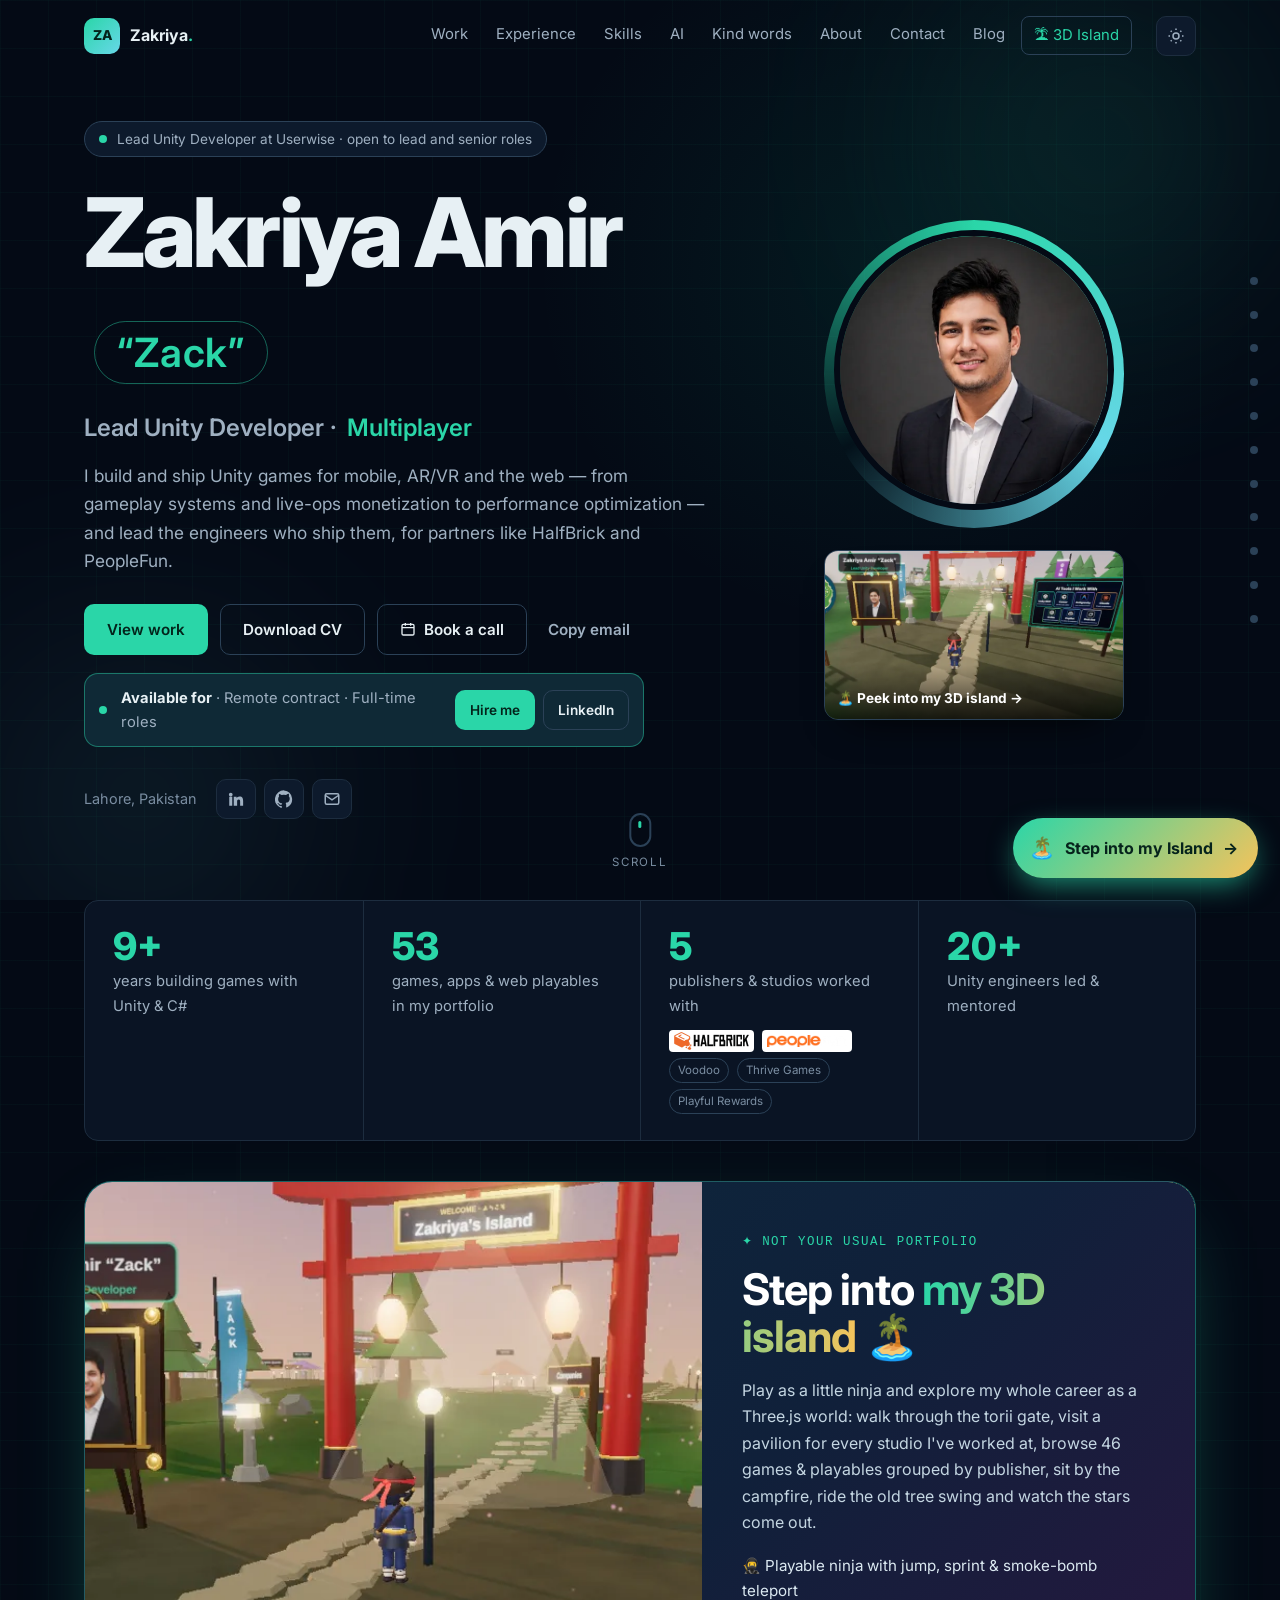
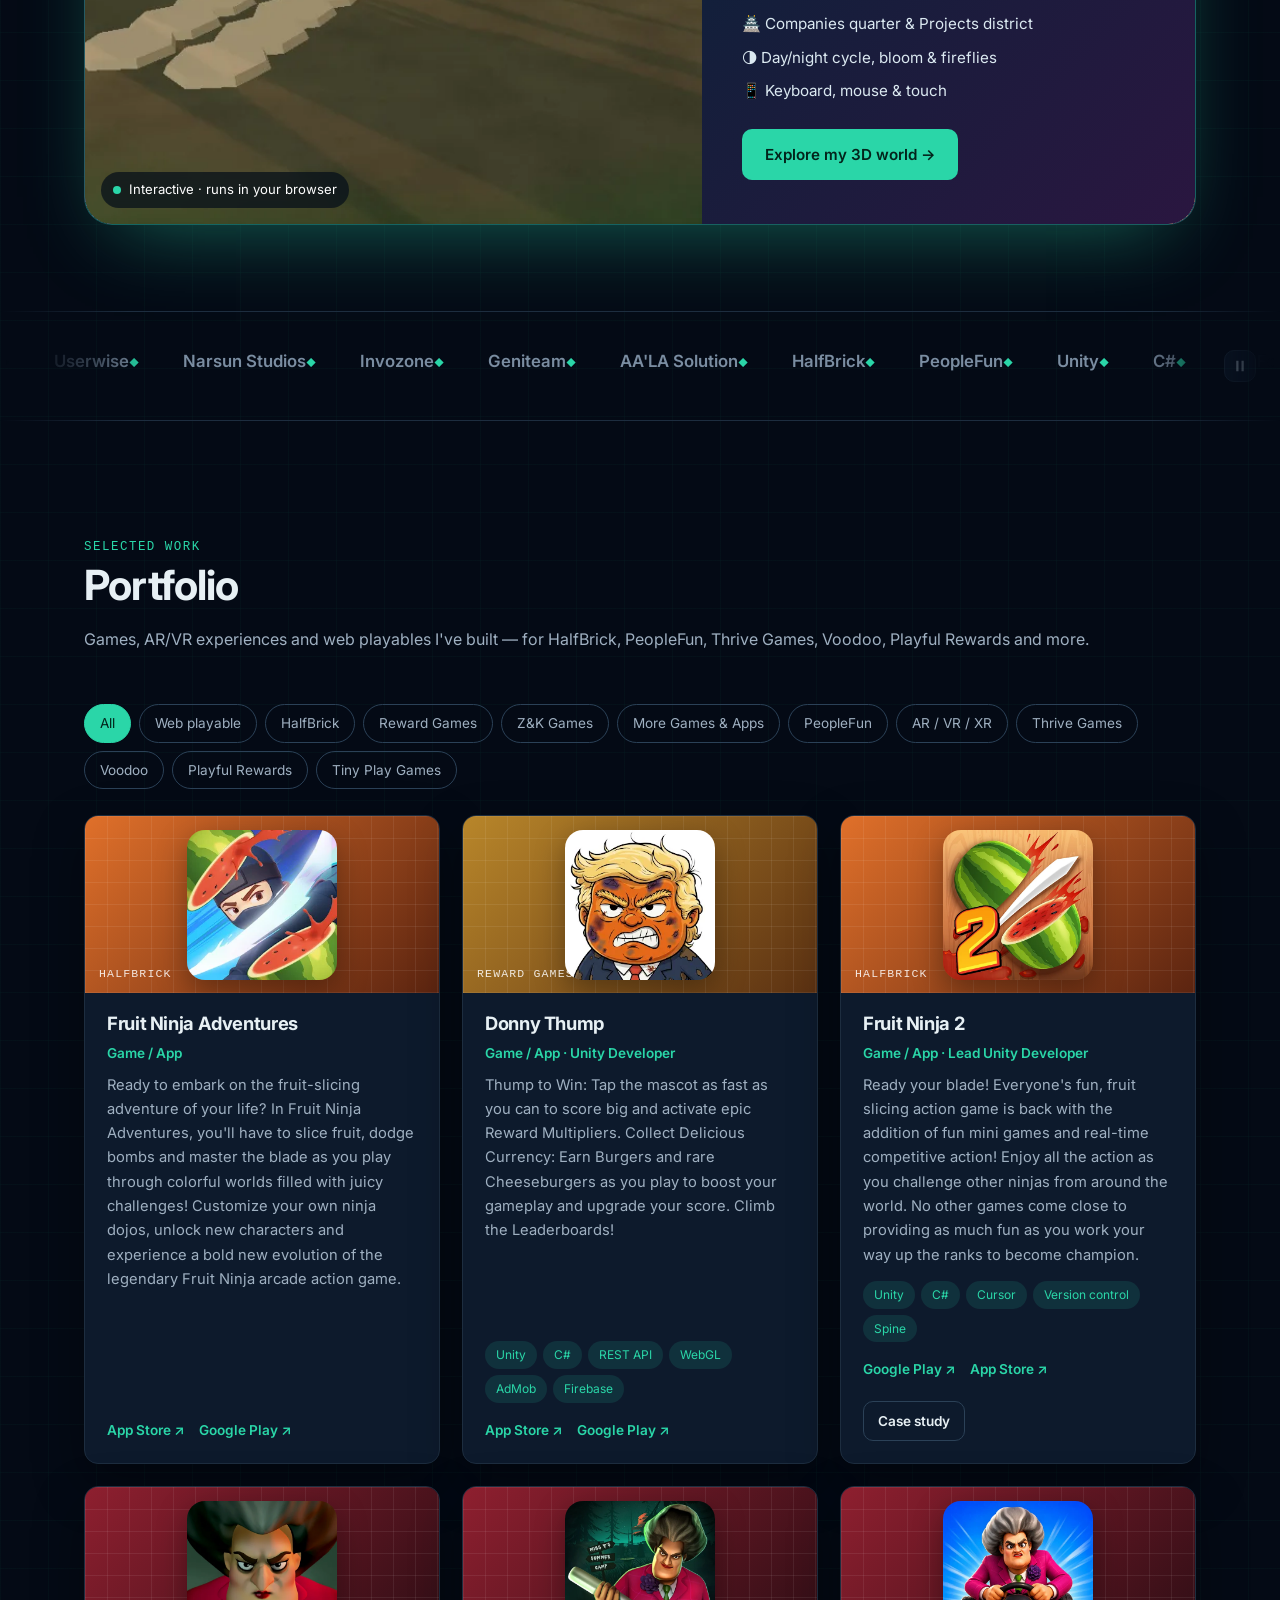
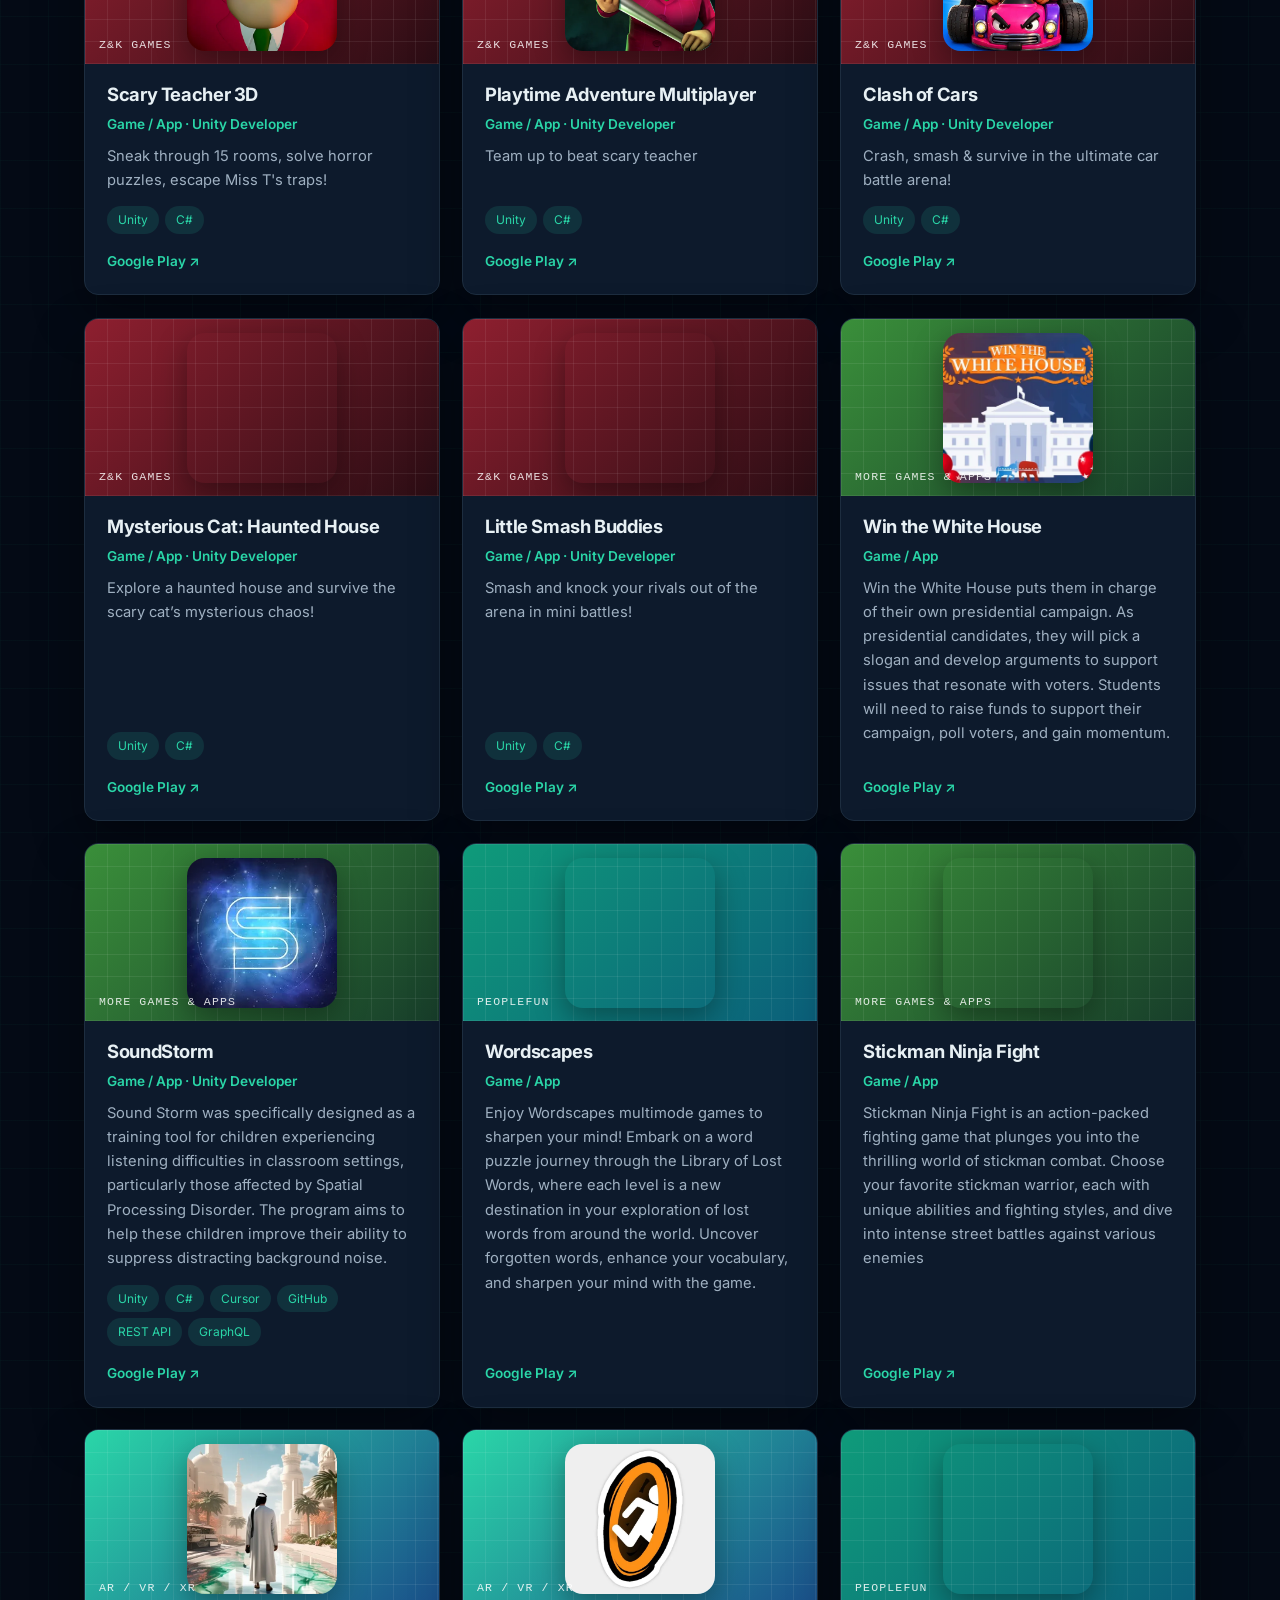
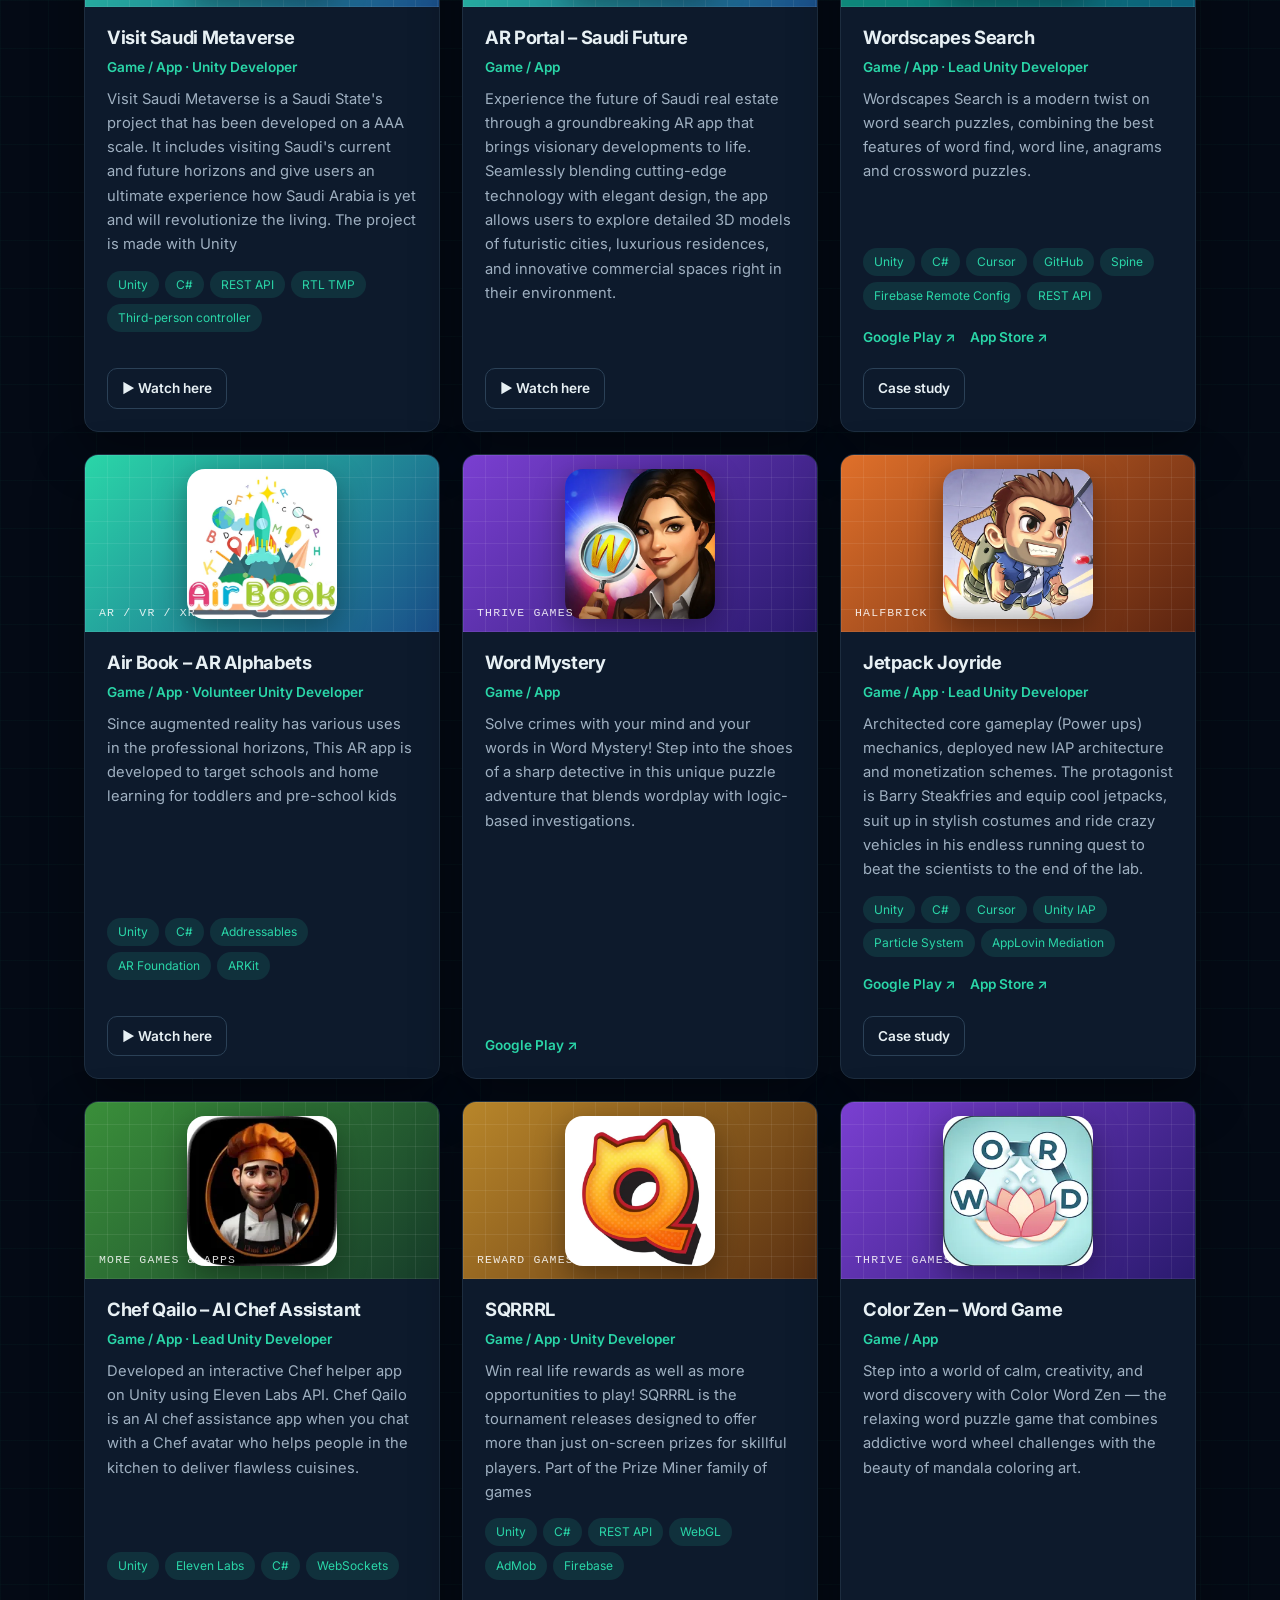
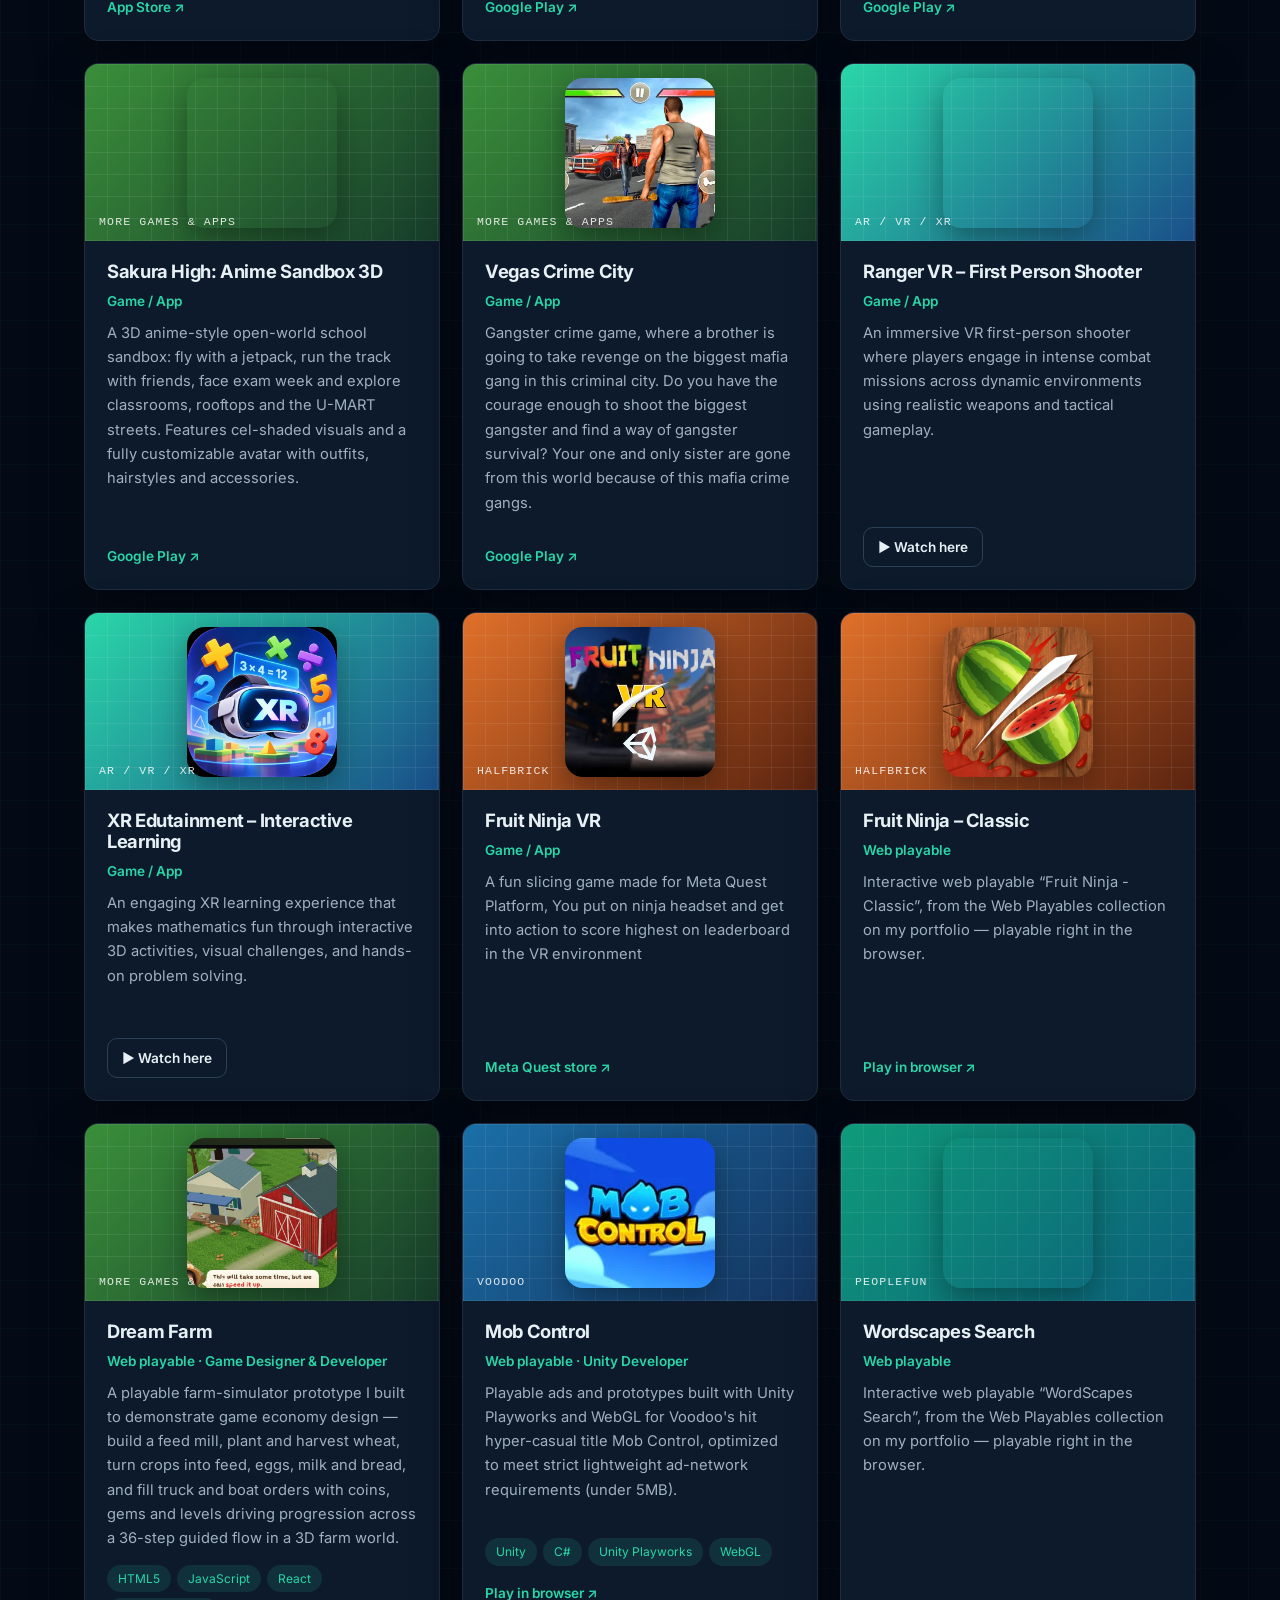
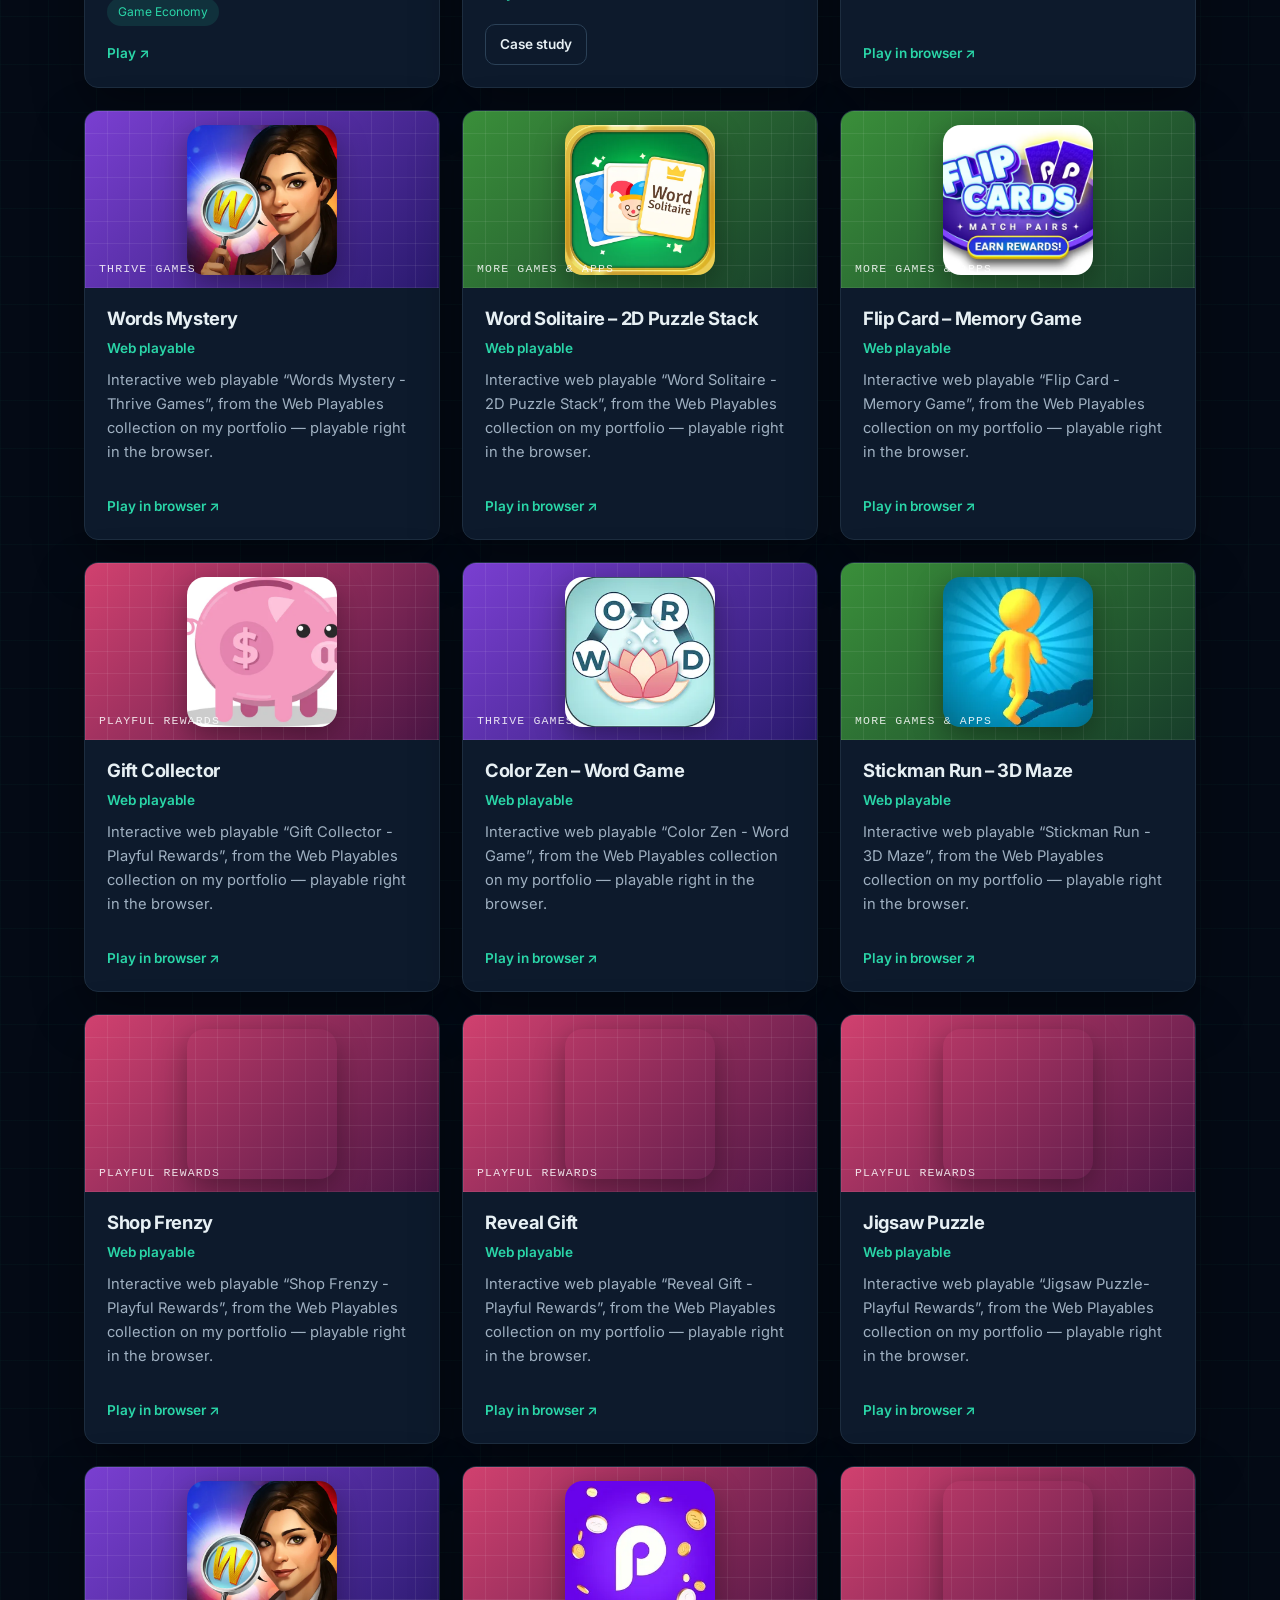
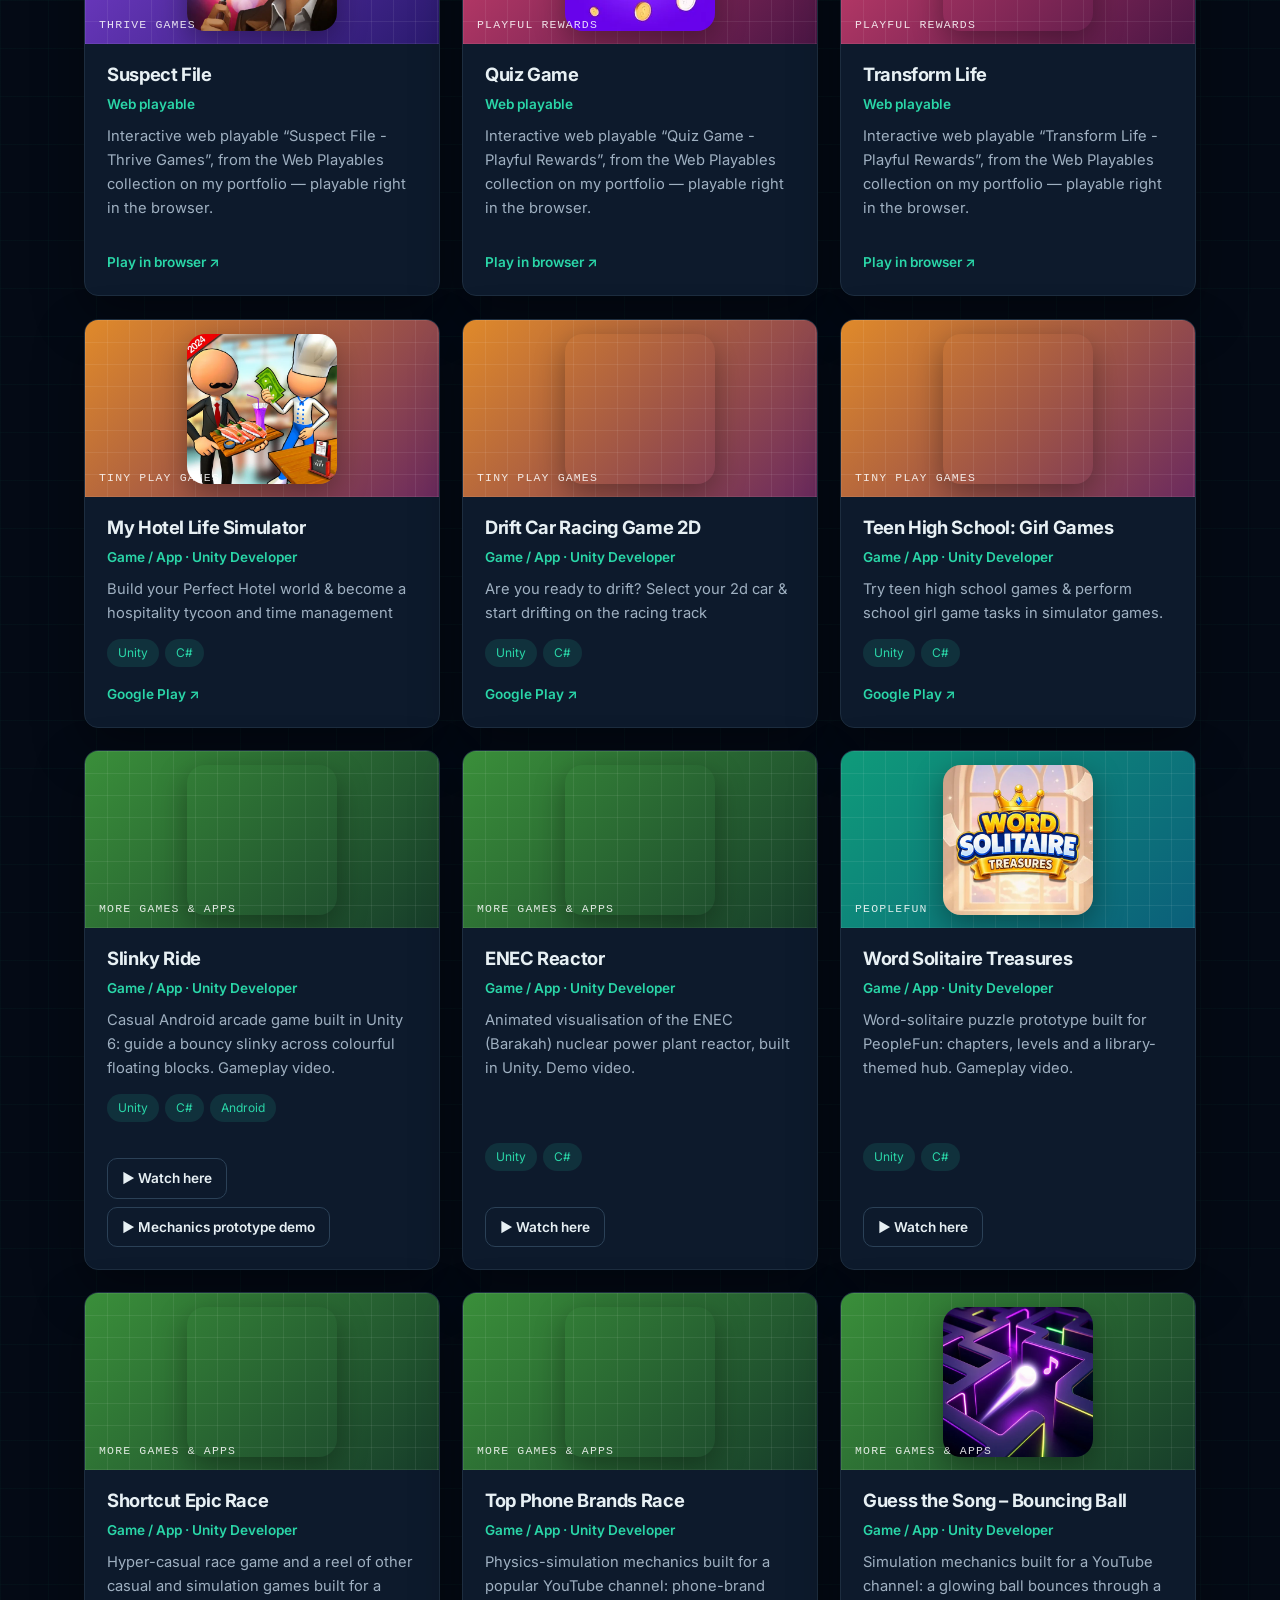
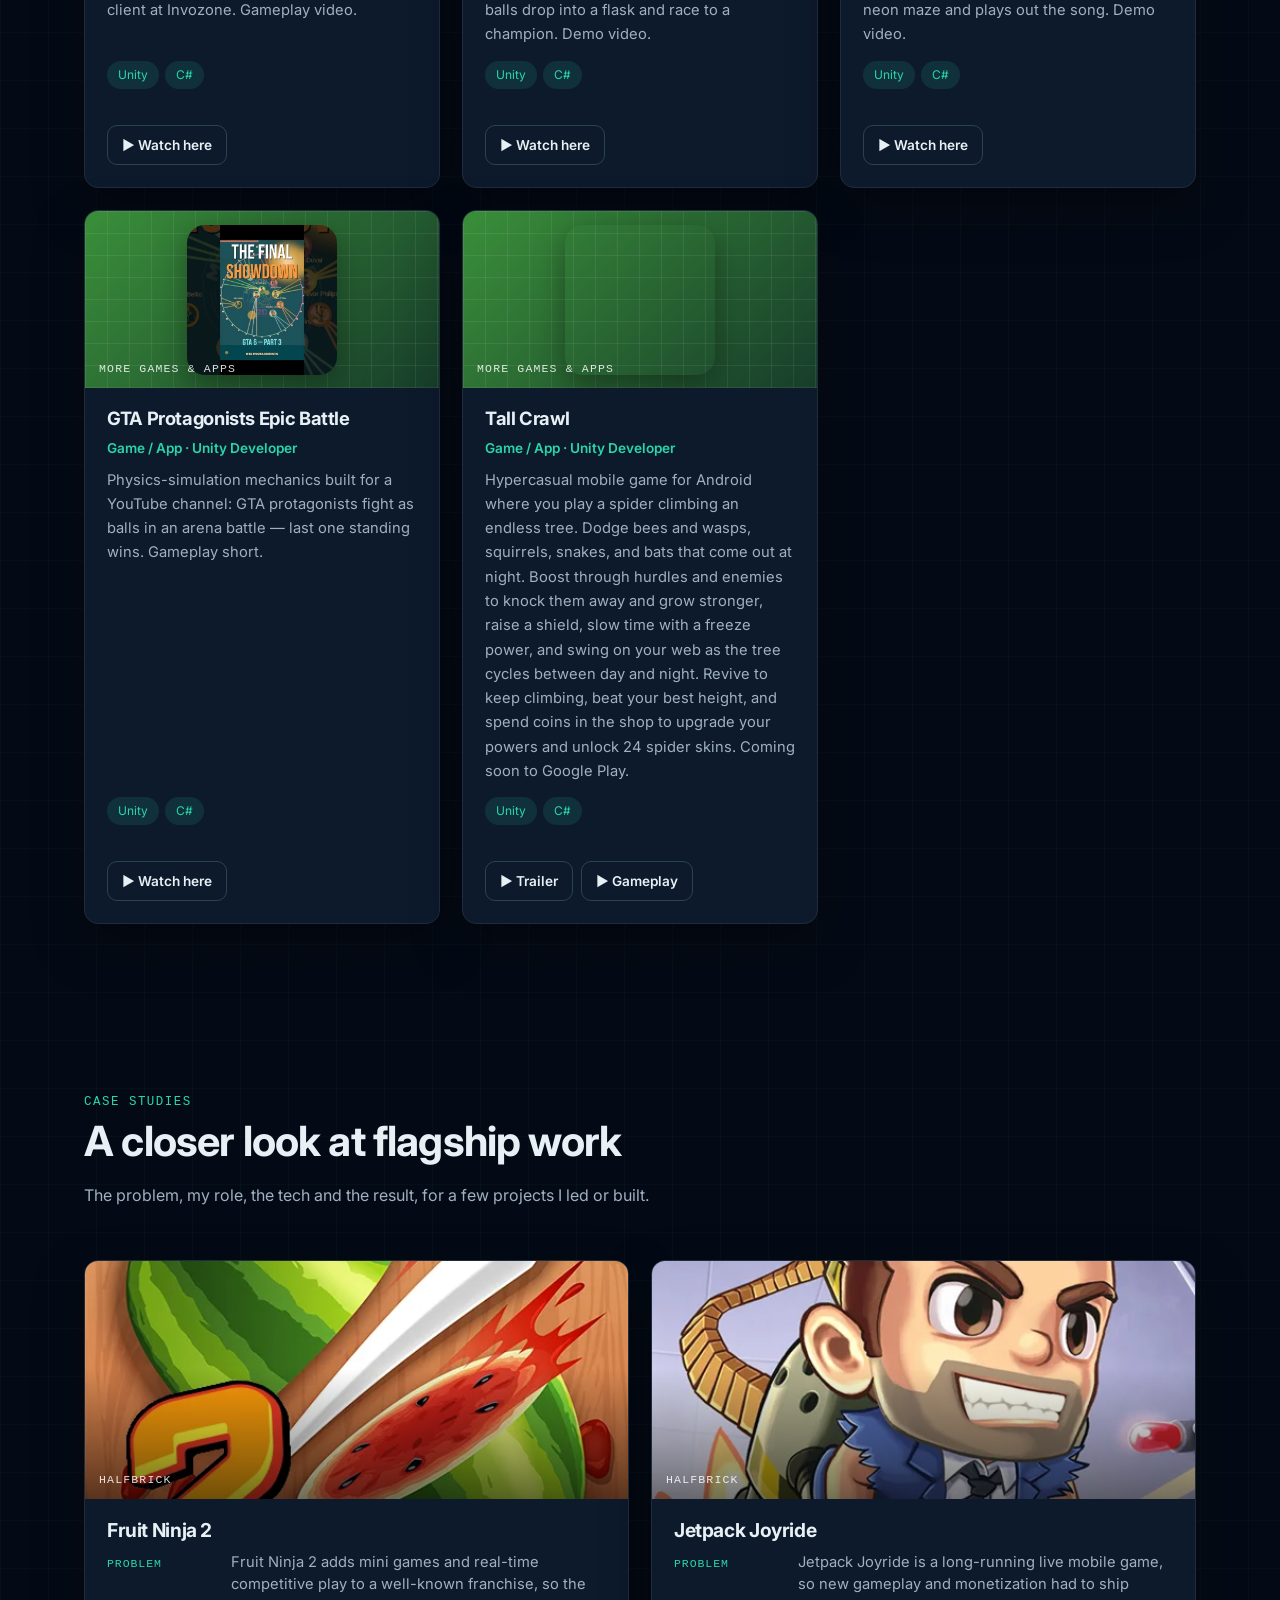
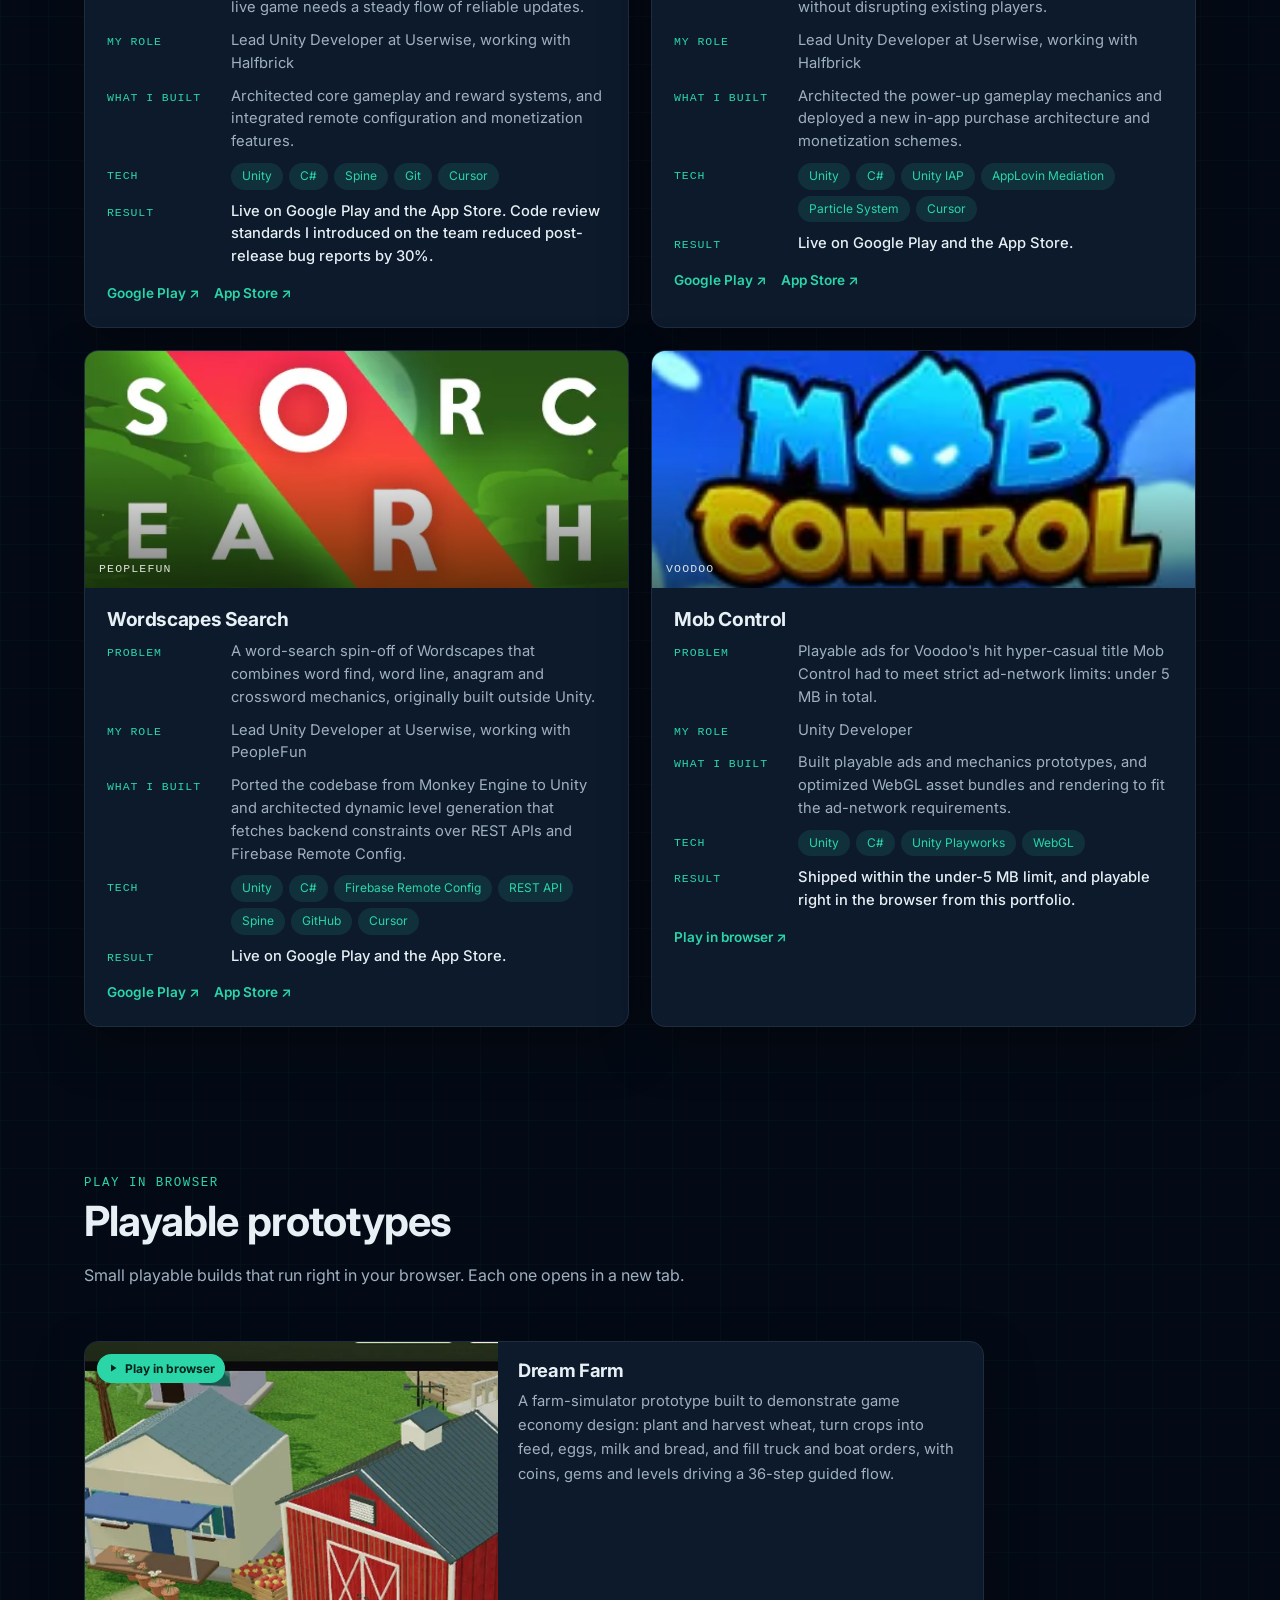
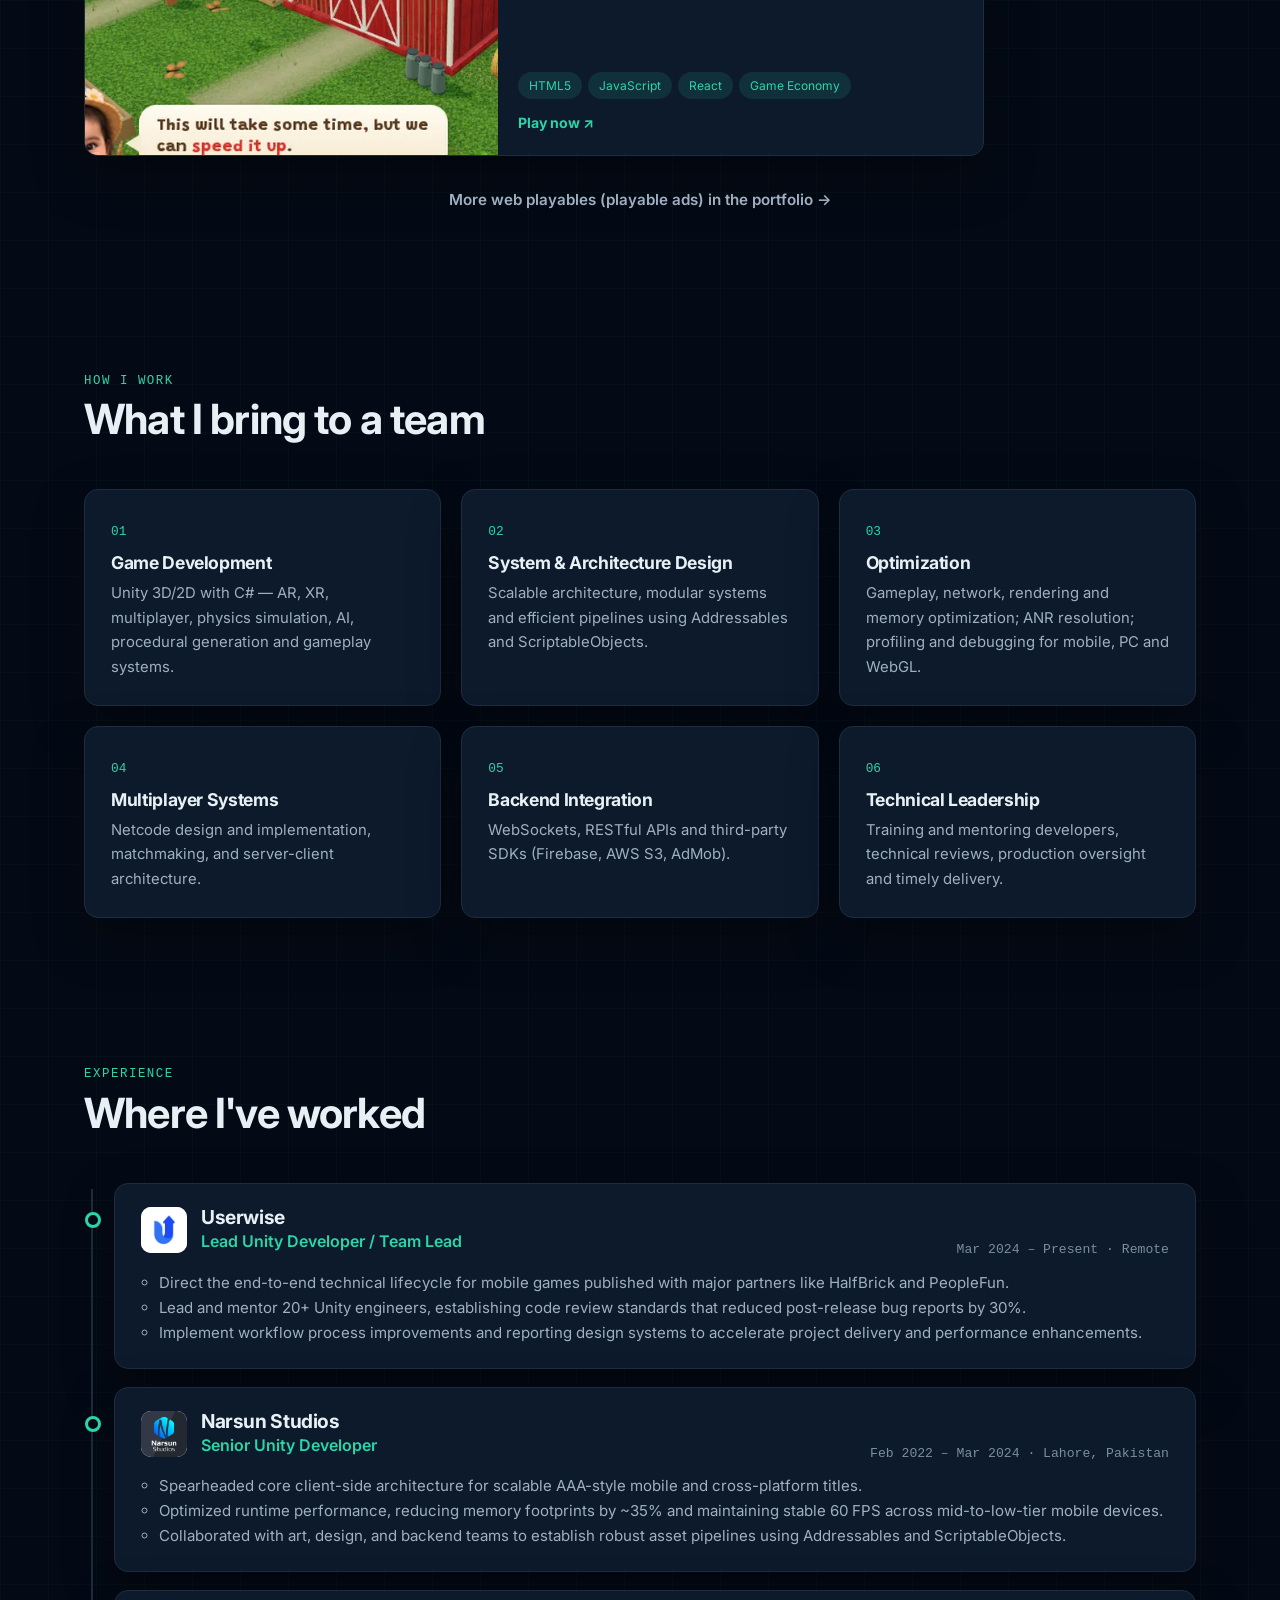
<file: index.html>
<!doctype html>
<html lang="en">
<head>
<meta charset="utf-8"><meta name="viewport" content="width=device-width,initial-scale=1">
<title>Zakriya Amir (Zack) — Lead Unity Developer</title>
<meta name="description" content="Zakriya Amir, Lahore-based Lead Unity Developer with 9+ years building mobile, AR/VR, multiplayer and WebGL games.">
<script>(function(){var t=localStorage.getItem('theme');if(t==='light'||t==='dark')document.documentElement.dataset.theme=t;})();</script>
<link rel="canonical" href="https://zakriyaamir.github.io/">
<link rel="icon" href="assets/icons/favicon.svg" type="image/svg+xml"><link rel="icon" href="assets/icons/favicon-32.png" sizes="32x32" type="image/png"><link rel="apple-touch-icon" href="assets/icons/apple-touch-icon.png"><link rel="manifest" href="assets/icons/site.webmanifest"><meta name="theme-color" content="#040a15">
<meta property="og:type" content="website"><meta property="og:url" content="https://zakriyaamir.github.io/"><meta property="og:site_name" content="Zakriya Amir"><meta property="og:title" content="Zakriya Amir (Zack) — Lead Unity Developer"><meta property="og:description" content="Unity games for mobile, AR/VR and the web — plus an interactive 3D island you can explore in your browser."><meta property="og:image" content="https://zakriyaamir.github.io/assets/img/og-card.jpg"><meta property="og:image:width" content="1200"><meta property="og:image:height" content="630"><meta property="og:image:alt" content="Zakriya Amir (Zack) — Lead Unity Developer">
<meta name="twitter:card" content="summary_large_image"><meta name="twitter:title" content="Zakriya Amir (Zack) — Lead Unity Developer"><meta name="twitter:description" content="Unity games for mobile, AR/VR and the web — plus an interactive 3D island you can explore in your browser."><meta name="twitter:image:alt" content="Zakriya Amir (Zack) — Lead Unity Developer"><meta name="twitter:image" content="https://zakriyaamir.github.io/assets/img/og-card.jpg">
<script type="application/ld+json">{"@context":"https://schema.org","@type":"Person","name":"Zakriya Amir","alternateName":"Zack","jobTitle":"Lead Unity Developer","url":"https://zakriyaamir.github.io/","image":"https://zakriyaamir.github.io/assets/img/profile.webp","address":{"@type":"PostalAddress","addressLocality":"Lahore","addressCountry":"PK"},"alumniOf":{"@type":"CollegeOrUniversity","name":"University of Punjab"},"description":"Lahore-based Unity developer building mobile, AR/VR, multiplayer and WebGL games.","email":"mailto:zakriya.amir98@gmail.com","knowsAbout":["Unity","C#","Game development","Addressables","AR/VR","Meta Quest","Multiplayer","Mobile games","Playable ads","WebGL","Three.js"],"sameAs":["https://www.linkedin.com/in/zack-a-9a1238159/","https://github.com/ZakriyaAmir"]}</script>
<link rel="preconnect" href="https://fonts.googleapis.com"><link href="https://fonts.googleapis.com/css2?family=Inter:wght@400;500;600;700;800&display=swap" rel="stylesheet">
<link rel="stylesheet" href="css/style.css">
</head>
<body>
<header class="site-header" id="siteHeader">
 <div class="container header-inner">
  <a class="logo" href="#top"><span class="logo-mark">ZA</span><span class="logo-name">Zakriya<span class="logo-dot">.</span></span></a>
  <nav class="site-nav" id="siteNav">
   <a href="#work" data-section="work">Work</a><a href="#experience" data-section="experience">Experience</a><a href="#skills" data-section="skills">Skills</a><a href="#aitools" data-section="aitools">AI</a><a href="#testimonials" data-section="testimonials">Kind words</a><a href="#about" data-section="about">About</a><a href="#contact" data-section="contact">Contact</a><a href="blog/">Blog</a><a href="world/" class="nav-world">🏝 3D Island</a>
  </nav>
  <div class="header-actions">
   <button class="icon-btn" id="themeToggle" aria-label="Switch light/dark theme"><svg class="icon-sun" viewBox="0 0 24 24" fill="none" stroke="currentColor" stroke-width="2"><circle cx="12" cy="12" r="4"/><path d="M12 2v2M12 20v2M4.9 4.9l1.4 1.4M17.7 17.7l1.4 1.4M2 12h2M20 12h2M4.9 19.1l1.4-1.4M17.7 6.3l1.4-1.4"/></svg><svg class="icon-moon" viewBox="0 0 24 24" fill="none" stroke="currentColor" stroke-width="2"><path d="M21 12.8A9 9 0 1 1 11.2 3a7 7 0 0 0 9.8 9.8z"/></svg></button>
   <button class="icon-btn nav-toggle" id="navToggle" aria-label="Open menu" aria-expanded="false"><svg viewBox="0 0 24 24" fill="none" stroke="currentColor" stroke-width="2"><path d="M4 7h16M4 12h16M4 17h16"/></svg></button>
  </div>
 </div>
 <div class="read-progress" id="readProgress"></div>
</header>

<nav class="section-rail" aria-label="Sections"><ol>
 <li><a href="#work"><span class="rail-label">Work</span></a></li><li><a href="#cases"><span class="rail-label">Case studies</span></a></li><li><a href="#play"><span class="rail-label">Play in browser</span></a></li><li><a href="#approach"><span class="rail-label">What I bring</span></a></li><li><a href="#experience"><span class="rail-label">Experience</span></a></li><li><a href="#testimonials"><span class="rail-label">Testimonials</span></a></li><li><a href="#skills"><span class="rail-label">Skills</span></a></li><li><a href="#code"><span class="rail-label">Code samples</span></a></li><li><a href="#aitools"><span class="rail-label">AI Tools</span></a></li><li><a href="#about"><span class="rail-label">About</span></a></li><li><a href="#contact"><span class="rail-label">Contact</span></a></li>
</ol></nav>

<div class="announce" id="announce" hidden></div>
<main id="top">
<section class="hero" id="hero">
 <div class="hero-aurora"><span></span><span></span></div>
 <div class="container hero-grid">
  <div class="hero-copy">
   <span class="status enter" style="--i:0"><span class="status-dot"></span><span id="badgeText">Lead Unity Developer at Userwise · open to lead and senior roles</span></span>
   <h1><span class="word enter" style="--i:1">Zakriya</span> <span class="word enter" style="--i:2">Amir</span> <span class="aka enter" style="--i:3" title="Friends call me Zack">“Zack”</span></h1>
   <p class="headline enter" style="--i:3">Lead Unity Developer · <span class="rotator" id="rotator"><span>Mobile Games</span><span>AR / VR</span><span>Multiplayer</span><span>WebGL</span></span></p>
   <p class="tagline enter" style="--i:4">I build and ship Unity games for mobile, AR/VR and the web — from gameplay systems and live-ops monetization to performance optimization — and lead the engineers who ship them, for partners like HalfBrick and PeopleFun.</p>
   <div class="hero-actions enter" style="--i:5">
    <a class="btn btn-primary" href="#work">View work</a>
    <a class="btn btn-ghost" href="assets/Zakriya-Amir-Resume.pdf" target="_blank">Download CV</a>
    <a class="btn btn-ghost btn-call" id="bookCall" href="mailto:zakriya.amir98@gmail.com?subject=Book%20a%20call"><svg viewBox="0 0 24 24" width="16" height="16" fill="none" stroke="currentColor" stroke-width="2" aria-hidden="true"><rect x="3" y="5" width="18" height="16" rx="2"/><path d="M8 3v4M16 3v4M3 10h18"/></svg><span>Book a call</span></a>
    <button class="btn btn-link copy-btn" data-copy="zakriya.amir98@gmail.com"><span data-copy-label>Copy email</span></button>
   </div>
   <div class="hire enter" id="hireCta" style="--i:6"><span class="status-dot" aria-hidden="true"></span><p><b>Available for</b> · <span id="availText">Remote contract · Full-time roles</span></p><div class="hire-actions"><a class="btn btn-primary btn-sm" href="mailto:zakriya.amir98@gmail.com">Hire me</a><a class="btn btn-ghost btn-sm" href="https://www.linkedin.com/in/zack-a-9a1238159/" target="_blank" rel="noopener">LinkedIn</a></div></div>
   <div class="hero-meta enter" style="--i:6">
    <span class="hero-loc">Lahore, Pakistan</span>
    <ul class="socials">
     <li><a class="icon-btn" href="https://www.linkedin.com/in/zack-a-9a1238159/" target="_blank" rel="noopener" aria-label="LinkedIn"><svg viewBox="0 0 24 24" fill="currentColor"><path d="M4.98 3.5a2.5 2.5 0 1 1 0 5 2.5 2.5 0 0 1 0-5zM3 9h4v12H3zM9 9h3.8v1.7h.1c.5-1 1.8-2 3.8-2 4 0 4.8 2.6 4.8 6V21h-4v-5.5c0-1.3 0-3-1.9-3s-2.1 1.4-2.1 2.9V21H9z"/></svg></a></li>
     <li><a class="icon-btn" href="https://github.com/ZakriyaAmir" target="_blank" rel="noopener" aria-label="GitHub"><svg viewBox="0 0 24 24" fill="currentColor"><path d="M12 .5a12 12 0 0 0-3.8 23.4c.6.1.8-.3.8-.6v-2c-3.3.7-4-1.6-4-1.6-.6-1.4-1.4-1.8-1.4-1.8-1-.7.1-.7.1-.7 1.2.1 1.8 1.2 1.8 1.2 1 1.8 2.8 1.3 3.5 1 .1-.8.4-1.3.7-1.6-2.7-.3-5.5-1.3-5.5-5.9 0-1.3.5-2.4 1.2-3.2-.1-.3-.5-1.5.1-3.2 0 0 1-.3 3.3 1.2a11.5 11.5 0 0 1 6 0C17.3 4.7 18.3 5 18.3 5c.7 1.7.2 2.9.1 3.2.8.8 1.2 1.9 1.2 3.2 0 4.6-2.8 5.6-5.5 5.9.4.4.8 1.1.8 2.2v3.3c0 .3.2.7.8.6A12 12 0 0 0 12 .5z"/></svg></a></li>
     <li><a class="icon-btn" href="mailto:zakriya.amir98@gmail.com" aria-label="Email"><svg viewBox="0 0 24 24" fill="none" stroke="currentColor" stroke-width="2"><rect x="3" y="5" width="18" height="14" rx="2"/><path d="m3 7 9 6 9-6"/></svg></a></li>
    </ul>
   </div>
  </div>
  <div class="hero-side enter" style="--i:2">
   <div class="avatar-wrap" id="avatarWrap">
    <img class="avatar" src="assets/img/profile.webp" alt="Portrait of Zakriya Amir" width="280" height="280" fetchpriority="high" decoding="async">
   </div>
   <a class="hero-peek" href="world/" aria-label="Enter my interactive 3D island"><video class="peek-vid" muted loop playsinline preload="none" poster="assets/img/world-clip-poster.webp" data-src="assets/img/world-clip.mp4" width="640" height="360" aria-hidden="true"></video><span class="peek-label"><span aria-hidden="true">🏝️</span> Peek into my 3D island <span aria-hidden="true">→</span></span></a>
  </div>
 </div>
 <a class="scroll-cue" href="#work"><span class="scroll-cue-mouse"><span></span></span><span class="scroll-cue-text">Scroll</span></a>
</section>

<div class="container"><ul class="proof reveal" id="proof">
 <li class="proof-item"><strong data-count="9" data-suffix="+">9+</strong><span>years building games with Unity &amp; C#</span></li>
 <li class="proof-item"><strong data-count="46">46</strong><span>games, apps &amp; web playables in my portfolio</span></li>
 <li class="proof-item"><strong data-count="20" data-suffix="+">20+</strong><span>Unity engineers led &amp; mentored</span></li>
</ul></div>

<section class="section world-promo" id="island" data-sec="island">
 <div class="container">
  <a class="world-card reveal" href="world/" aria-label="Enter my interactive 3D island">
   <div class="world-media"><img src="assets/img/world-preview.webp" alt="The ninja standing in front of the grand torii gate on Zakriya's Island" width="1100" height="642" loading="lazy" decoding="async"><span class="world-live"><span class="status-dot"></span>Interactive · runs in your browser</span></div>
   <div class="world-copy">
    <span class="kicker">✦ Not your usual portfolio</span>
    <h2>Step into <em>my 3D island</em> 🏝️</h2>
    <p>Play as a little ninja and explore my whole career as a Three.js world: walk through the torii gate, visit a pavilion for every studio I've worked at, browse 46 games &amp; playables grouped by publisher, sit by the campfire, ride the old tree swing and watch the stars come out.</p>
    <ul class="world-feats"><li>🥷 Playable ninja with jump, sprint &amp; smoke-bomb teleport</li><li>🏯 Companies quarter &amp; Projects district</li><li>🌗 Day/night cycle, bloom &amp; fireflies</li><li>📱 Keyboard, mouse &amp; touch</li></ul>
    <span class="btn btn-primary world-cta">Explore my 3D world →</span>
   </div>
  </a>
 </div>
</section>

<div class="marquee-wrap"><div class="marquee" id="marquee"><ul class="marquee-track" id="marqueeTrack"></ul><ul class="marquee-track" aria-hidden="true" id="marqueeTrack2"></ul></div>
 <button class="icon-btn marquee-toggle" id="marqueeToggle" aria-pressed="false" aria-label="Pause the moving list"><svg viewBox="0 0 24 24" fill="currentColor"><path d="M7 5h3v14H7zM14 5h3v14h-3z"/></svg></button></div>

<section class="section" id="work">
 <div class="container">
  <div class="section-head reveal"><div><span class="kicker">Selected work</span><h2>Portfolio</h2><p>Games, AR/VR experiences and web playables I've built — for HalfBrick, PeopleFun, Thrive Games, Voodoo, Playful Rewards and more.</p></div></div>
  <div class="filters reveal" id="filters"></div>
  <div class="project-grid" id="projectGrid"></div>
  <div class="show-all-wrap"><button class="btn btn-ghost" id="showAll" hidden>Show all projects</button></div>
 </div>
</section>

<section class="section" id="cases" hidden>
 <div class="container">
  <div class="section-head reveal"><div><span class="kicker">Case studies</span><h2>A closer look at flagship work</h2><p>The problem, my role, the tech and the result, for a few projects I led or built.</p></div></div>
  <div class="cs-grid" id="csGrid"></div>
 </div>
</section>

<section class="section" id="play" hidden>
 <div class="container">
  <div class="section-head reveal"><div><span class="kicker">Play in browser</span><h2>Playable prototypes</h2><p>Small playable builds that run right in your browser. Each one opens in a new tab.</p></div></div>
  <div class="play-grid" id="playGrid"></div>
  <p class="play-more reveal"><button class="btn btn-link" id="playMore">More web playables (playable ads) in the portfolio →</button></p>
 </div>
</section>

<section class="section" id="approach">
 <div class="container">
  <div class="section-head reveal"><div><span class="kicker">How I work</span><h2>What I bring to a team</h2></div></div>
  <div class="approach-grid" id="approachGrid"></div>
 </div>
</section>

<section class="section" id="experience">
 <div class="container">
  <div class="section-head reveal"><div><span class="kicker">Experience</span><h2>Where I've worked</h2></div></div>
  <ol class="timeline" id="timeline"></ol>
 </div>
</section>

<section class="section" id="testimonials" hidden>
 <div class="container">
  <div class="section-head reveal"><div><span class="kicker">Testimonials</span><h2>What people say</h2></div><div class="tm-nav" id="tmNav" hidden><button class="icon-btn" id="tmPrev" aria-label="Previous testimonial">‹</button><button class="icon-btn" id="tmNext" aria-label="Next testimonial">›</button></div></div>
  <div class="tm-track" id="tmTrack" tabindex="0" aria-label="Testimonials"></div>
 </div>
</section>

<section class="section" id="skills">
 <div class="container">
  <div class="section-head reveal"><div><span class="kicker">Toolbox</span><h2>What I work with</h2></div></div>
  <h3 class="kicker subhead stack-h reveal">Tech stack</h3>
  <ul class="stack-grid reveal" id="stackGrid"></ul>
  <div class="skills-grid" id="skillsGrid"></div>
 </div>
</section>

<section class="section" id="code">
 <div class="container">
  <div class="section-head reveal"><div><span class="kicker">Code samples</span><h2>How I write Unity C#</h2><p>Three short, self-contained code samples written for this portfolio: patterns I use in production games, kept small enough to read in a minute.</p></div></div>
  <div class="code-card card reveal">
   <div class="code-tabs" role="tablist" id="codeTabs"></div>
   <div class="code-meta"><span id="codeDesc"></span><button class="btn btn-ghost btn-sm" id="codeCopy" type="button">Copy</button></div>
   <pre class="code-pre" id="codePre" tabindex="0"><code id="codeBox">Loading code samples…</code></pre>
  </div>
 </div>
</section>



<section class="section" id="aitools">
 <div class="container">
  <div class="section-head reveal"><div><span class="kicker">AI Expertise</span><h2>AI Tools I Work With</h2></div></div>
 </div>
 <div class="marquee reveal" id="aiMarquee" aria-label="AI tools I work with"><div class="marquee-track" id="aiTrack"></div></div>
</section>

<section class="section" id="about">
 <div class="container">
  <div class="section-head reveal"><div><span class="kicker">About</span><h2>A bit more about me</h2></div></div>
  <div class="about-grid">
   <div class="card about-card reveal">
    <p>I'm a Lahore-based Lead Unity Developer with 9+ years of experience, currently at Userwise directing the technical lifecycle of mobile games published with partners like HalfBrick and PeopleFun — including Fruit Ninja 2, Jetpack Joyride and Wordscapes Search.</p>
    <p>My path runs from AR mobile games at AA'LA Solution, through 3D gameplay at Geniteam, AR/VR and hyper-casual titles at Invozone and AAA-style cross-platform architecture at Narsun Studios, to leading and mentoring 20+ Unity engineers today.</p>
    <h3 class="kicker subhead">Education</h3>
    <div class="edu"><strong>University of Punjab</strong> — Lahore, Pakistan<br><span>Bachelor of Science (BS), Software Engineering · GPA 3.76/4.0</span></div>
   </div>
   <div class="soft-list" id="softList"></div>
  </div>
 </div>
</section>

<section class="section" id="devlog" hidden>
 <div class="container">
  <div class="section-head reveal"><div><span class="kicker">Devlog</span><h2>Notes from the workbench</h2><p>Short posts on how I build mechanics and prototypes.</p></div><a class="btn btn-ghost btn-sm" href="blog/">All posts →</a></div>
  <div class="post-grid" id="postGrid"></div>
 </div>
</section>

<section class="section" id="contact">
 <div class="container">
  <div class="contact-card card reveal">
   <span class="kicker">Contact</span>
   <h2>Let's build something.</h2>
   <p>Open to lead Unity roles and game projects. The fastest way to reach me is email.</p>
   <div class="hero-actions">
    <a class="btn btn-primary" href="mailto:zakriya.amir98@gmail.com">zakriya.amir98@gmail.com</a>
    <button class="btn btn-ghost copy-btn" data-copy="zakriya.amir98@gmail.com"><span data-copy-label>Copy email</span></button>
   </div>
   <ul class="contact-list">
    <li><span>Phone</span><a href="tel:+923054492409">+92 305 4492409</a></li>
    <li><span>LinkedIn</span><a href="https://www.linkedin.com/in/zack-a-9a1238159/" target="_blank" rel="noopener">linkedin.com/in/zack-a-9a1238159</a></li>
    <li><span>GitHub</span><a href="https://github.com/ZakriyaAmir" target="_blank" rel="noopener">github.com/ZakriyaAmir</a></li>
    <li><span>Location</span><span>Lahore, Pakistan</span></li>
   </ul>
  </div>
 </div>
</section>
</main>
<footer class="site-footer"><div class="container"><span>© <span id="year"></span> Zakriya Amir</span><a href="#top">Back to top ↑</a></div></footer>
<dialog class="cs-dlg" id="csDlg" aria-labelledby="csTitle"><button class="icon-btn cs-close" id="csClose" aria-label="Close case study">✕</button><div id="csBody"></div></dialog>
<div class="toast" id="toast" role="status"></div>
<a class="world-fab" id="worldFab" href="world/" aria-label="Step into my 3D island"><span class="fab-emoji" aria-hidden="true">🏝️</span><span class="fab-text">Step into my Island</span><span class="fab-arrow" aria-hidden="true">→</span></a>
<script src="js/data.js"></script><script src="js/content.js"></script><script src="js/analytics-config.js"></script><script src="js/site-config.js"></script><script src="js/main.js"></script><script src="js/extras.js"></script><script src="js/code-samples.js" defer></script>
<script src="js/track.js"></script>
</body></html>
</file>
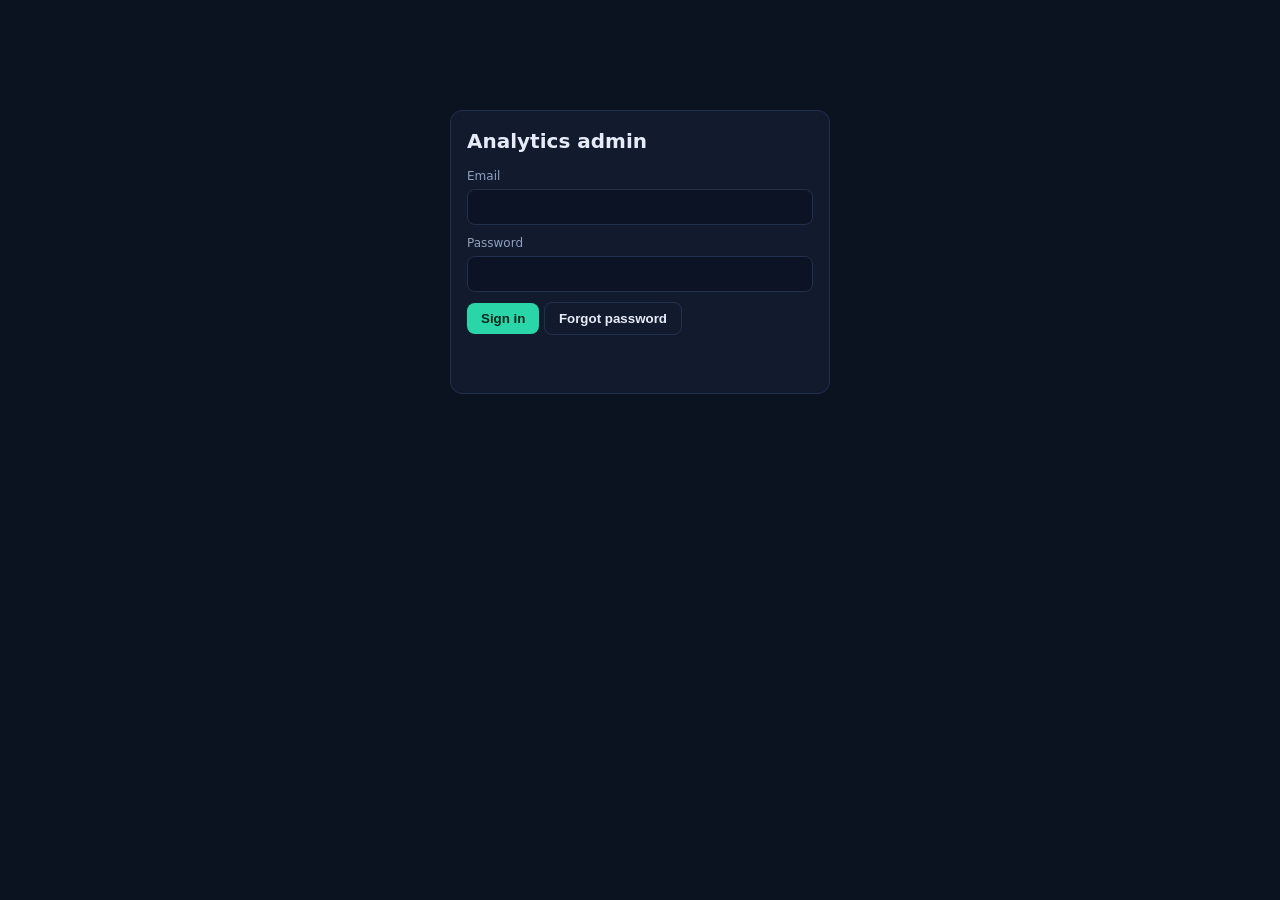
<file: admin/index.html>
<!doctype html>
<html lang="en"><head><meta charset="utf-8"><meta name="viewport" content="width=device-width,initial-scale=1">
<meta name="robots" content="noindex, nofollow, noarchive"><meta name="referrer" content="no-referrer">
<title>Portfolio admin</title><link rel="icon" href="../assets/icons/favicon.svg" type="image/svg+xml"><link rel="stylesheet" href="admin.css"></head>
<body>
<section id="login" class="card narrow" hidden>
  <h1>Analytics admin</h1>
  <form id="loginForm"><label>Email<input type="email" id="email" autocomplete="username" required></label>
    <label>Password<input type="password" id="pw" autocomplete="current-password" required></label>
    <button type="submit">Sign in</button> <button type="button" id="forgot" class="ghost">Forgot password</button></form>
  <p id="loginMsg" class="msg"></p>
</section>
<section id="setpw" class="card narrow" hidden>
  <h1>Set your password</h1>
  <form id="setForm"><label>New password (min 10 chars)<input type="password" id="pw1" minlength="10" autocomplete="new-password" required></label>
    <label>Repeat<input type="password" id="pw2" minlength="10" autocomplete="new-password" required></label><button type="submit">Save password</button></form>
  <p id="setMsg" class="msg"></p>
</section>
<main id="dash" hidden>
  <header><h1>Portfolio admin</h1><div><span id="active" class="live" title="Sessions with activity in the last 5 minutes">● 0 active now</span> <span id="who"></span> <button id="refresh" class="ghost">Refresh</button> <button id="logout" class="ghost">Sign out</button></div></header>
  <nav class="tabs"><button data-tab="analytics" class="on">📊 Analytics</button><button data-tab="controls">🎛 Site &amp; world controls</button><button data-tab="content">✍️ Content</button><button data-tab="data">🗄 Data</button></nav>
  <section id="tab-analytics">
  <div class="filters card">
    <div class="ranges" id="ranges"><button data-r="today">Today</button><button data-r="7">Past 7 days</button><button data-r="30" class="on">Past 30 days</button><button data-r="all">All time</button><button data-r="custom">Custom</button></div>
    <label class="custom">From <input type="date" id="from"></label><label class="custom">To <input type="date" id="to"></label>
    <label>Source <select id="fsrc"><option value="">All</option></select></label>
    <label>Search <input id="fq" placeholder="country, city, page, utm, avatar…"></label>
    <label class="chk"><input type="checkbox" id="ftest"> include test rows</label>
  </div>
  <div class="kpis" id="kpis"></div>
  <div class="grid">
    <div class="card wide"><div class="row"><h2>Sessions over time</h2><small class="legend"><i class="sw a"></i>all sessions <i class="sw l"></i>LinkedIn <i class="sw v"></i>unique visitors</small></div><div class="chartbox"><canvas id="chart"></canvas><div id="tip" class="tip" hidden></div></div></div>
    <div class="card"><h2>Sources</h2><div id="sources"></div></div>
    <div class="card"><h2>Referrer domains</h2><div id="refdom"></div></div>
    <div class="card"><h2>UTM campaigns</h2><div id="utm"></div></div>
    <div class="card"><h2>Top pages</h2><div id="pages"></div></div>
    <div class="card"><h2>New vs returning</h2><div id="newret"></div></div>
    <div class="card"><h2>Countries</h2><div id="countries"></div></div>
    <div class="card"><h2>Devices</h2><div id="devices"></div></div>
    <div class="card"><h2>Browsers</h2><div id="browsers"></div></div>
    <div class="card"><h2>Operating systems</h2><div id="oses"></div></div>
    <div class="card wide"><h2>When people visit (PKT, sessions by weekday × hour)</h2><div id="heat" class="heat"></div></div>
    <div class="card"><h2>3D world engagement</h2><div id="world"></div></div>
    <div class="card"><h2>World zones visited</h2><div id="zones"></div></div>
    <div class="card"><h2>Most opened projects</h2><div id="projs"></div></div>
    <div class="card"><h2>Most opened companies</h2><div id="comps"></div></div>
    <div class="card"><h2>Home sections seen</h2><div id="secs"></div></div>
    <div class="card"><h2>Avatar names</h2><div id="avatars" class="chips"></div></div>
  </div>
  <div class="card"><div class="row"><h2>Recent sessions</h2><div><button id="csv">Export CSV</button></div></div>
    <div class="tablewrap"><table id="tbl"><thead><tr><th>Time (PKT)</th><th>Source</th><th>Referrer / UTM</th><th>Landing</th><th>Pages · sections</th><th>Time on site</th><th>Device</th><th>Location</th><th>Avatar</th></tr></thead><tbody></tbody></table></div></div>
  </section>
  <section id="tab-controls" hidden>
   <form id="cfgForm">
    <div class="grid">
     <div class="card"><h2>Landing page · hero</h2>
      <label>Hero badge text<input id="c_badge" maxlength="140" placeholder="Lead Unity Developer at Userwise · open to lead and senior roles"></label>
      <label>Hero headline / tagline<textarea id="c_headline" maxlength="400" rows="3" placeholder="(default tagline)"></textarea></label>
      <label class="chk"><input type="checkbox" id="c_open"> Show the “open to work” badge</label>
      <label>Announcement banner (empty = hidden)<input id="c_announce" maxlength="200"></label>
      <label class="chk"><input type="checkbox" id="c_fab"> Show floating “Step into my Island” button</label></div>
     <div class="card"><h2>Contact</h2>
      <label>Contact email<input id="c_email" type="email" maxlength="120" placeholder="zakriya.amir98@gmail.com"></label>
      <label>LinkedIn URL<input id="c_li" type="url" maxlength="200" placeholder="https://www.linkedin.com/in/…"></label>
      <label>GitHub URL<input id="c_gh" type="url" maxlength="200" placeholder="https://github.com/…"></label>
      <h2>Sections (uncheck to hide)</h2><div id="c_sections" class="checks"></div></div>
     <div class="card"><h2>3D world</h2>
      <label>Default time of day (0–24, empty = 16.5)<input id="w_hour" type="number" min="0" max="24" step=".5"></label>
      <label class="chk"><input type="checkbox" id="w_fx"> Bloom / glow effects</label>
      <label class="chk"><input type="checkbox" id="w_particles"> Particles (petals, dust, fireflies, sparkles)</label>
      <label>Character speed multiplier <output id="w_speed_o">1.0×</output><input id="w_speed" type="range" min=".5" max="2" step=".1" value="1"></label>
      <label>Welcome message (empty = default)<textarea id="w_welcome" maxlength="500" rows="3"></textarea></label>
      <label class="chk"><input type="checkbox" id="w_avatar"> Ask for an avatar name</label><label class="chk"><input type="checkbox" id="w_music"> Background music on by default</label>
      <label class="chk danger"><input type="checkbox" id="w_maint"> Maintenance mode (closes the world)</label>
      <label>Maintenance message<input id="w_maint_msg" maxlength="200"></label></div>
     <div class="card wide"><h2>Projects — edit, order, featured, hidden</h2><p class="hintx">Featured projects float to the top with a highlight. Use ↑ ↓ to set the order.</p><div class="tablewrap"><table id="projTbl"><thead><tr><th>#</th><th>Project</th><th>Group</th><th>Featured</th><th>Hidden</th><th>Order</th><th></th></tr></thead><tbody></tbody></table></div></div>
     <div class="card wide" id="ep_box" hidden><h2>Edit project — <span id="ep_title"></span></h2><p class="hintx"><b>Apply edit</b> publishes the change right away to the home page and the 3D world (allow a minute for browsers to refresh). Upload an image or video to save it to the GitHub repo; the file goes live after the deploy finishes (~2–3 min). You can also paste an https URL or repo path with <b>Edit path</b>.</p>
      <div class="addp"><label>Name*<input id="ep_t" maxlength="80"></label><label>Group / section*<input id="ep_group" maxlength="40" list="np_groups"></label>
      <label>Type<select id="ep_kind"><option>Game / App</option><option>Web playable</option></select></label><label>Role<input id="ep_role" maxlength="60"></label>
      <label class="w2">Description<textarea id="ep_d" maxlength="1200" rows="4"></textarea></label>
      <div class="w2 vbox"><span class="flab">Image (png / jpg / webp / gif, up to 10 MB — uploaded to GitHub)</span>
       <input type="file" id="ep_ifile" accept="image/png,image/jpeg,image/webp,image/gif,.png,.jpg,.jpeg,.webp,.gif" hidden aria-label="Choose project image">
       <div class="vrow"><button type="button" id="ep_iup">Upload image</button> <button type="button" id="ep_irm" class="ghost">Remove image</button></div>
       <div class="media-prev" id="ep_iprev"><img class="thumb-lg" id="ep_ithumb" alt="" hidden><div class="media-meta"><input id="ep_img" maxlength="400" readonly placeholder="assets/img/projects/…" aria-label="Image path"> <button type="button" class="ghost" id="ep_iedit">Edit path</button></div></div>
       <progress id="ep_iprog" max="100" value="0" hidden></progress> <span class="msg" id="ep_imsg"></span>
       <p class="hintx">Saved as assets/img/projects/&lt;project-name&gt;.ext (overwrites that file if it already exists). Goes live after the deploy (~2–3 min). Then press <b>Apply edit</b>.</p></div>
      <label class="w2">Links (one per line: Label | https://…)<textarea id="ep_links" rows="3"></textarea></label><label class="w2">Tech (comma separated)<input id="ep_tech" maxlength="300"></label>
      <div class="w2 vbox"><span class="flab">Main video (mp4 / webm, up to 50 MB — uploaded to GitHub)</span>
       <input type="file" id="ep_vfile" accept="video/mp4,video/webm,.mp4,.webm" hidden aria-label="Choose project video">
       <div class="vrow"><button type="button" id="ep_vup">Upload video</button> <button type="button" id="ep_vrm" class="ghost">Remove video</button></div>
       <div class="media-prev" id="ep_vprev"><span class="vname" id="ep_vmeta"></span><div class="media-meta"><input id="ep_video" maxlength="300" readonly placeholder="assets/videos/…" aria-label="Video path"> <button type="button" class="ghost" id="ep_vedit">Edit path</button></div></div>
       <progress id="ep_vprog" max="100" value="0" hidden></progress> <span class="msg" id="ep_vmsg"></span>
       <p class="hintx">Saved as assets/videos/&lt;project-name&gt;.ext (overwrites that file if it already exists). Goes live after the deploy (~2–3 min). Then press <b>Apply edit</b>.</p></div>
      <div class="w2 vbox"><span class="flab">Gameplay video (optional second video — mp4 / webm, up to 50 MB)</span>
       <input type="file" id="ep_gfile" accept="video/mp4,video/webm,.mp4,.webm" hidden aria-label="Choose gameplay video">
       <div class="vrow"><button type="button" id="ep_gup">Upload video</button> <button type="button" id="ep_grm" class="ghost">Remove video</button></div>
       <div class="media-prev" id="ep_gprev"><span class="vname" id="ep_gmeta"></span><div class="media-meta"><input id="ep_gameplay" maxlength="300" readonly placeholder="assets/videos/…-gameplay" aria-label="Gameplay video path"> <button type="button" class="ghost" id="ep_gedit">Edit path</button></div></div>
       <input type="hidden" id="ep_glabel" value="Gameplay">
       <progress id="ep_gprog" max="100" value="0" hidden></progress> <span class="msg" id="ep_gmsg"></span>
       <p class="hintx">Saved as a “Gameplay” link on the project card (assets/videos/&lt;project-name&gt;-gameplay.ext). Goes live after the deploy (~2–3 min). Then press <b>Apply edit</b>.</p></div>
      <div class="w2"><button type="button" id="ep_save">Apply edit</button> <button type="button" id="ep_cancel" class="ghost">Cancel</button> <button type="button" id="ep_reset" class="ghost danger">Undo my edits to this project</button> <span class="msg" id="ep_msg"></span></div></div></div>
     <div class="card wide"><h2>Add a project</h2><p class="hintx">Appears on the home page and as a billboard in the 3D world's Projects District, inside its group's booth (a new group gets a new booth). Upload an image or video to save it to the GitHub repo; the file goes live after the deploy finishes (~2–3 min). You can also paste an https URL or repo path with <b>Edit path</b> (an https image must allow cross-origin loading for the 3D billboard, otherwise an initials tile is shown). Press <b>Add project</b>, then <b>Save</b> below to publish the project details.</p>
      <div class="addp"><label>Name*<input id="np_t" maxlength="80"></label><label>Group / section*<input id="np_group" maxlength="40" list="np_groups" placeholder="e.g. PeopleFun or a new group"><datalist id="np_groups"></datalist></label>
      <label>Type<select id="np_kind"><option>Game / App</option><option>Web playable</option></select></label><label>Role<input id="np_role" maxlength="60" placeholder="e.g. Lead Unity Developer"></label>
      <label class="w2">Description<textarea id="np_d" maxlength="1200" rows="3"></textarea></label>
      <div class="w2 vbox"><span class="flab">Image (png / jpg / webp / gif, up to 10 MB — uploaded to GitHub)</span>
       <input type="file" id="np_ifile" accept="image/png,image/jpeg,image/webp,image/gif,.png,.jpg,.jpeg,.webp,.gif" hidden aria-label="Choose project image">
       <div class="vrow"><button type="button" id="np_iup">Upload image</button> <button type="button" id="np_irm" class="ghost">Remove image</button></div>
       <div class="media-prev" id="np_iprev"><img class="thumb-lg" id="np_ithumb" alt="" hidden><div class="media-meta"><input id="np_img" maxlength="400" readonly placeholder="assets/img/projects/…" aria-label="Image path"> <button type="button" class="ghost" id="np_iedit">Edit path</button></div></div>
       <progress id="np_iprog" max="100" value="0" hidden></progress> <span class="msg" id="np_imsg"></span>
       <p class="hintx">Saved as assets/img/projects/&lt;project-name&gt;.ext (overwrites that file if it already exists). Goes live after the deploy (~2–3 min). Then press <b>Add project</b> and <b>Save</b>.</p></div>
      <label class="w2">Links (one per line: Label | https://…)<textarea id="np_links" rows="2" placeholder="Google Play | https://play.google.com/…"></textarea></label><label class="w2">Tech (comma separated)<input id="np_tech" maxlength="300"></label>
      <div class="w2 vbox"><span class="flab">Main video (mp4 / webm, up to 50 MB — uploaded to GitHub)</span>
       <input type="file" id="np_vfile" accept="video/mp4,video/webm,.mp4,.webm" hidden aria-label="Choose project video">
       <div class="vrow"><button type="button" id="np_vup">Upload video</button> <button type="button" id="np_vrm" class="ghost">Remove video</button></div>
       <div class="media-prev" id="np_vprev"><span class="vname" id="np_vmeta"></span><div class="media-meta"><input id="np_video" maxlength="300" readonly placeholder="assets/videos/…" aria-label="Video path"> <button type="button" class="ghost" id="np_vedit">Edit path</button></div></div>
       <progress id="np_vprog" max="100" value="0" hidden></progress> <span class="msg" id="np_vmsg"></span>
       <p class="hintx">Saved as assets/videos/&lt;project-name&gt;.ext (overwrites that file if it already exists). Goes live after the deploy (~2–3 min). Then press <b>Add project</b> and <b>Save</b>.</p></div>
      <div class="w2 vbox"><span class="flab">Gameplay video (optional second video — mp4 / webm, up to 50 MB)</span>
       <input type="file" id="np_gfile" accept="video/mp4,video/webm,.mp4,.webm" hidden aria-label="Choose gameplay video">
       <div class="vrow"><button type="button" id="np_gup">Upload video</button> <button type="button" id="np_grm" class="ghost">Remove video</button></div>
       <div class="media-prev" id="np_gprev"><span class="vname" id="np_gmeta"></span><div class="media-meta"><input id="np_gameplay" maxlength="300" readonly placeholder="assets/videos/…-gameplay" aria-label="Gameplay video path"> <button type="button" class="ghost" id="np_gedit">Edit path</button></div></div>
       <input type="hidden" id="np_glabel" value="Gameplay">
       <progress id="np_gprog" max="100" value="0" hidden></progress> <span class="msg" id="np_gmsg"></span>
       <p class="hintx">Saved as a “Gameplay” link on the project card (assets/videos/&lt;project-name&gt;-gameplay.ext). Goes live after the deploy (~2–3 min). Then press <b>Add project</b> and <b>Save</b>.</p></div>
      <button type="button" id="np_add">Add project</button> <span class="msg" id="np_msg"></span></div></div>
     <div class="card wide"><h2>GitHub token (for video, image and resume uploads)</h2><p class="hintx">Uploads are committed to the private repo <b>ZakriyaAmir/Zakriya-Portfolio</b> (videos under assets/videos/, the resume as assets/Zakriya-Amir-Resume.pdf), which triggers the normal deploy — a file goes live after the deploy finishes (~2 min). Create a <b>fine-grained</b> personal access token at github.com → Settings → Developer settings, with access to <b>only the Zakriya-Portfolio repo</b> and permission <b>Contents: Read and write</b>. It is stored only in this browser (localStorage) — never in Supabase, never sent anywhere except api.github.com.</p>
      <div class="vrow"><input type="password" id="gh_tok" autocomplete="off" placeholder="github_pat_…" aria-label="GitHub token"> <button type="button" id="gh_save">Save token in this browser</button> <button type="button" id="gh_clear" class="ghost">Forget token</button> <span class="msg" id="gh_msg"></span></div></div>
    </div>
    <div class="savebar"><button type="submit">Save &amp; publish live</button> <button type="button" id="cfgReset" class="ghost">Reset all to defaults</button> <span id="cfgMsg" class="msg"></span></div>
   </form>
  </section>
  <section id="tab-content" hidden>
   <p class="hintx">These sections show on the home page (and, where noted, in the 3D world). Lists start from the built-in defaults; once you change one and press <b>Save &amp; publish live</b>, your version is used. Images, videos and the resume PDF upload to the repo with the GitHub token from <b>Site &amp; world controls</b> and go live after the deploy (~2 min). Hide whole sections in Site &amp; world controls → Sections.</p>
   <div class="grid">
    <div class="card"><h2>Resume (PDF)</h2>
     <p class="hintx">Replaces <b>assets/Zakriya-Amir-Resume.pdf</b> in the repo — the same file the site’s Download CV button uses, so existing links keep working. Needs the GitHub token from <b>Site &amp; world controls</b>. The new file goes live after the deploy (~2 min).</p>
     <p><a id="k_cv_link" href="../assets/Zakriya-Amir-Resume.pdf" target="_blank" rel="noopener">Current resume</a></p>
     <div class="vbox"><label>Resume (PDF) — .pdf only, up to 10 MB<input type="file" id="k_cv_file" accept="application/pdf,.pdf" aria-label="Choose resume PDF"></label>
      <div class="vrow"><button type="button" id="k_cv_up">Upload</button></div>
      <progress id="k_cv_prog" max="100" value="0" hidden></progress> <span class="msg" id="k_cv_msg"></span></div></div>
    <div class="card"><h2>Showreel (top of the home page)</h2>
     <label class="chk"><input type="checkbox" id="k_sr_on"> Show the showreel</label>
     <div class="vbox"><label>Video — YouTube link, https .mp4, or upload (empty = default)<input id="k_sr_video" maxlength="300" aria-label="Showreel video"></label>
      <div class="vrow"><input type="file" id="k_sr_vfile" accept="video/mp4,video/webm,video/quicktime,.mp4,.webm,.mov" aria-label="Choose showreel video"> <button type="button" id="k_sr_vup">Upload video</button> <button type="button" id="k_sr_vrm" class="ghost">Clear</button></div>
      <progress id="k_sr_vprog" max="100" value="0" hidden></progress> <span class="msg" id="k_sr_vmsg"></span></div>
     <label>Caption (empty = default)<input id="k_sr_title" maxlength="80"></label></div>
    <div class="card"><h2>“Available for” banner &amp; Book a call</h2>
     <label class="chk"><input type="checkbox" id="k_av_on"> Show the “Available for” banner (also needs “open to work” on)</label>
     <label>Available for… (empty = default)<input id="k_av_text" maxlength="140"></label>
     <label class="chk"><input type="checkbox" id="k_bc_on"> Show the “Book a call” button next to Download CV</label>
     <label>Book a call link — https://… (e.g. Calendly) or mailto: (empty = email me, subject “Book a call”)<input id="k_bc_url" maxlength="300" placeholder="https://calendly.com/…"></label>
     <label>Button label (empty = Book a call)<input id="k_bc_label" maxlength="30"></label></div>
    <div class="card"><h2>Stats strip</h2><p class="hintx">Projects are counted automatically from the visible project list; publishers from the list below. Empty a value to hide that stat.</p>
     <div class="addp"><label>Years<input id="k_st_years" maxlength="20"></label><label>Years label<input id="k_st_years_label" maxlength="80"></label>
     <label>Engineers led<input id="k_st_led" maxlength="20"></label><label>Engineers label<input id="k_st_led_label" maxlength="80"></label>
     <label>Total downloads (hidden while empty)<input id="k_st_downloads" maxlength="20" placeholder="e.g. 10M+"></label><label>Downloads label<input id="k_st_downloads_label" maxlength="80"></label></div>
</div>
    <div class="card wide"><h2>Publishers &amp; studios (stats strip)</h2><p class="hintx">The count and logos shown in the stats strip. Only list studios you actually worked with.</p><div id="k_pubs" class="listed"></div></div>
    <div class="card wide"><h2>Case studies</h2><p class="hintx">Shown as a section after Portfolio, in each project's “Case study” dialog, and on the project's billboard in the 3D world.</p><div id="k_cases" class="listed"></div></div>
    <div class="card wide"><h2>Play in browser — playable prototypes</h2><p class="hintx">Each card opens its URL in a new tab.</p><div id="k_play" class="listed"></div></div>
    <div class="card wide"><h2>Testimonials</h2><p class="hintx">Shown as a carousel on the home page and on the Testimonials board in the 3D world's Arrival Plaza. Only add quotes the person actually gave.</p><div id="k_tm" class="listed"></div></div>
    <div class="card wide"><h2>Tech stack grid</h2><p class="hintx">Icon keys: unity, csharp, addressables, scriptableobjects, multiplayer, netcode, vr, ar, mobile, webgl, playable, performance, monetization, firebase, backend, spine, threedotjs, git, android, apple, meta — or a path like assets/img/ai/claude.svg. Also listed in the 3D world's About panel.</p><div id="k_stack" class="listed"></div></div>
    <div class="card wide"><h2>Devlog posts (/blog/)</h2><p class="hintx">Newest date first. Tick “Hidden” to keep a draft off the site.</p><div id="k_posts" class="listed"></div></div>
   </div>
   <div class="savebar"><button type="button" id="k_save">Save &amp; publish live</button> <span class="msg" id="k_msg"></span></div>
  </section>
  <section id="tab-data" hidden>
   <div class="card narrowish"><h2>Delete visits in a date range</h2>
    <div class="filters"><label>From (PKT)<input type="datetime-local" id="d_from"></label><label>To (PKT)<input type="datetime-local" id="d_to"></label><label class="chk"><input type="checkbox" id="d_testonly"> only test rows</label></div>
    <p><button id="d_count" class="ghost">Count rows</button> <button id="d_del" class="dangerbtn">Delete rows in range</button> <span id="d_msg" class="msg"></span></p></div>
   <div class="card narrowish"><h2>Quick actions</h2><p><button id="deltest" class="ghost">Delete all test rows</button> <button id="csvAll">Export all visits (raw rows) CSV</button> <span id="q_msg" class="msg"></span></p></div>
  </section>
</main>
<script src="../js/analytics-config.js"></script><script src="../js/data.js"></script>
<script src="../js/content.js"></script><script src="admin.js"></script><script src="content.js"></script>
</body></html>
</file>
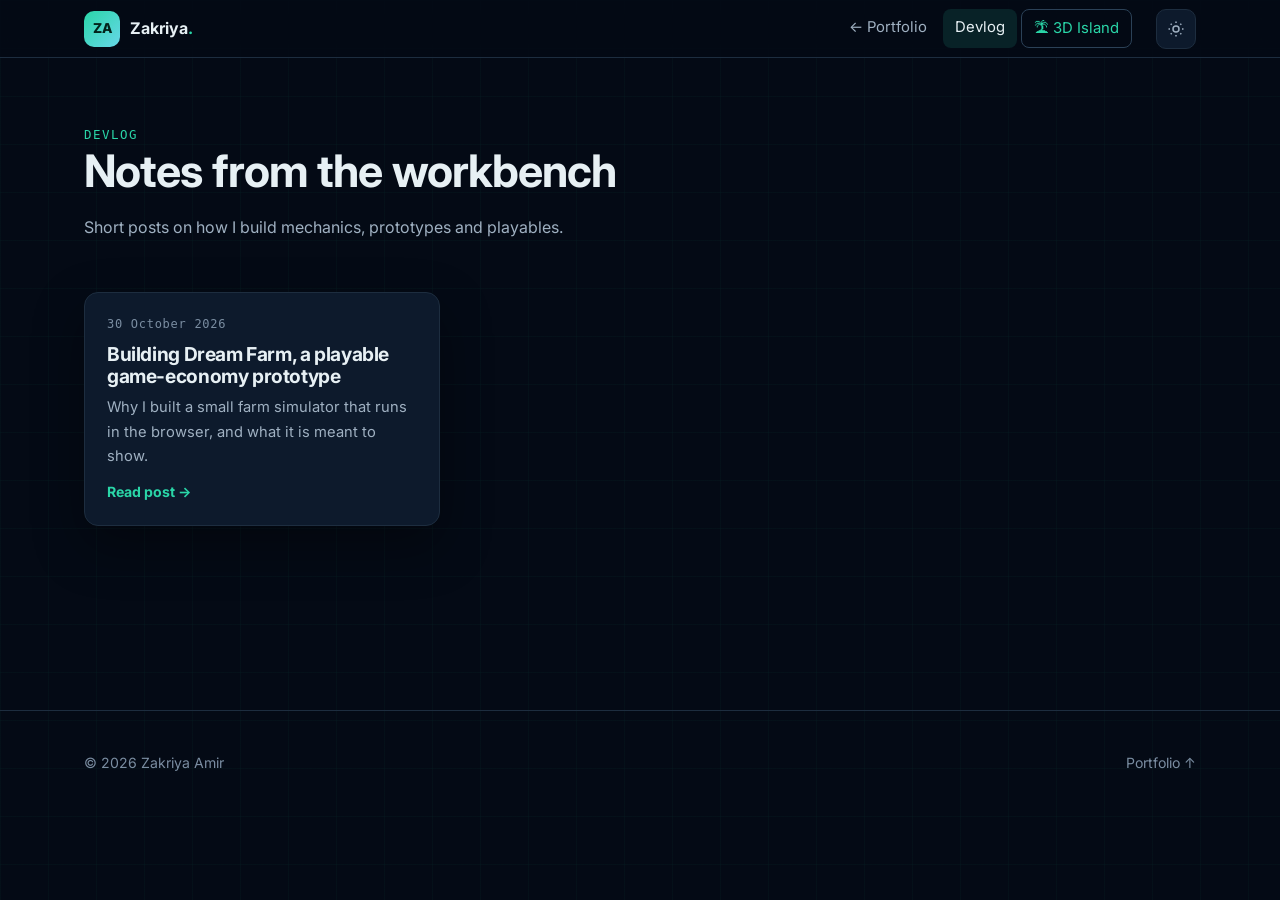
<file: blog/index.html>
<!doctype html>
<html lang="en">
<head>
<meta charset="utf-8"><meta name="viewport" content="width=device-width,initial-scale=1">
<title>Devlog — Zakriya Amir (Zack)</title>
<meta name="description" content="Devlog by Zakriya Amir: short posts on building Unity game mechanics, prototypes and playables.">
<script>(function(){var t=localStorage.getItem('theme');if(t==='light'||t==='dark')document.documentElement.dataset.theme=t;})();</script>
<link rel="canonical" href="https://zakriyaamir.github.io/blog/">
<link rel="icon" href="../assets/icons/favicon.svg" type="image/svg+xml"><link rel="icon" href="../assets/icons/favicon-32.png" sizes="32x32" type="image/png"><link rel="apple-touch-icon" href="../assets/icons/apple-touch-icon.png"><meta name="theme-color" content="#040a15">
<meta property="og:type" content="website"><meta property="og:url" content="https://zakriyaamir.github.io/blog/"><meta property="og:site_name" content="Zakriya Amir"><meta property="og:title" content="Devlog — Zakriya Amir (Zack)"><meta property="og:description" content="Short posts on building Unity game mechanics, prototypes and playables."><meta property="og:image" content="https://zakriyaamir.github.io/assets/img/og-card.jpg"><meta property="og:image:width" content="1200"><meta property="og:image:height" content="630">
<meta name="twitter:card" content="summary_large_image"><meta name="twitter:image" content="https://zakriyaamir.github.io/assets/img/og-card.jpg">
<link rel="preconnect" href="https://fonts.googleapis.com"><link href="https://fonts.googleapis.com/css2?family=Inter:wght@400;500;600;700;800&display=swap" rel="stylesheet">
<link rel="stylesheet" href="../css/style.css">
</head>
<body class="blog-page">
<header class="site-header scrolled" id="siteHeader">
 <div class="container header-inner">
  <a class="logo" href="../"><span class="logo-mark">ZA</span><span class="logo-name">Zakriya<span class="logo-dot">.</span></span></a>
  <nav class="site-nav blog-nav"><a href="../">← Portfolio</a><a href="./" class="active">Devlog</a><a href="../world/" class="nav-world">🏝 3D Island</a></nav>
  <div class="header-actions"><button class="icon-btn" id="themeToggle" aria-label="Switch light/dark theme"><svg class="icon-sun" viewBox="0 0 24 24" fill="none" stroke="currentColor" stroke-width="2"><circle cx="12" cy="12" r="4"/><path d="M12 2v2M12 20v2M4.9 4.9l1.4 1.4M17.7 17.7l1.4 1.4M2 12h2M20 12h2M4.9 19.1l1.4-1.4M17.7 6.3l1.4-1.4"/></svg><svg class="icon-moon" viewBox="0 0 24 24" fill="none" stroke="currentColor" stroke-width="2"><path d="M21 12.8A9 9 0 1 1 11.2 3a7 7 0 0 0 9.8 9.8z"/></svg></button></div>
 </div>
</header>
<main class="container blog-main" id="blogMain">
 <noscript><p>The devlog needs JavaScript. <a href="../">Back to the portfolio</a>.</p></noscript>
</main>
<footer class="site-footer"><div class="container"><span>© <span id="year"></span> Zakriya Amir</span><a href="../">Portfolio ↑</a></div></footer>
<script src="../js/data.js"></script><script src="../js/content.js"></script><script src="../js/analytics-config.js"></script><script src="../js/site-config.js"></script><script src="blog.js"></script>
<script src="../js/track.js"></script>
</body></html>
</file>
<file: css/style.css>
:root{--bg:#040a15;--bg-raised:#0a1424;--surface:#0d1a2c;--border:#1d2d3f;--border-strong:#2b4157;--text:#e7f0f4;--text-dim:#9fb0c1;--text-faint:#7a8da1;--accent:#2ad6a8;--accent-strong:#10b98a;--accent-2:#67d7e8;--accent-ink:#03241b;--accent-soft:rgba(42,214,168,.12);--grid-line:rgba(30,216,164,.03);--glow-1:rgba(8,184,146,.09);--glow-2:rgba(0,141,182,.08);--shadow:0 20px 50px rgba(0,0,0,.35);--radius:14px;--max:1160px;--ease:cubic-bezier(.16,1,.3,1);color-scheme:dark}:root[data-theme=light]{--bg:#f6f8fb;--bg-raised:#fff;--surface:#fff;--border:#dbe3ec;--border-strong:#c3cfdc;--text:#0d1b2a;--text-dim:#44576b;--text-faint:#5b6c7e;--accent:#087a5c;--accent-strong:#06654c;--accent-2:#0b7f95;--accent-ink:#fff;--accent-soft:rgba(11,143,108,.1);--grid-line:rgba(13,27,42,.035);--glow-1:rgba(11,143,108,.07);--glow-2:rgba(11,127,149,.06);--shadow:0 16px 40px rgba(13,27,42,.08);color-scheme:light}*,*:before,*:after{box-sizing:border-box}html{scroll-behavior:smooth;scroll-padding-top:90px}body{margin:0;background:var(--bg);color:var(--text);font-family:Inter,ui-sans-serif,system-ui,-apple-system,Segoe UI,Roboto,sans-serif;font-size:16px;line-height:1.65;overflow-x:hidden;background-image:linear-gradient(var(--grid-line) 1px,transparent 1px),linear-gradient(90deg,var(--grid-line) 1px,transparent 1px);background-size:48px 48px}a{color:inherit}button{font:inherit;cursor:pointer}.container{max-width:var(--max);margin:0 auto;padding:0 24px}h1,h2,h3{line-height:1.15;margin:0;letter-spacing:-.02em}h2{font-size:clamp(1.8rem,3.5vw,2.6rem);margin:.3rem 0 .6rem}.kicker{font-family:ui-monospace,SFMono-Regular,Consolas,monospace;font-size:.78rem;letter-spacing:.12em;text-transform:uppercase;color:var(--accent)}.muted,.section-head p{color:var(--text-dim)}.site-header{position:fixed;inset:0 0 auto;z-index:50;height:72px;display:flex;align-items:center;transition:height .3s,background .3s,border-color .3s;border-bottom:1px solid transparent}.site-header.scrolled{height:58px;background:color-mix(in srgb,var(--bg) 82%,transparent);backdrop-filter:blur(12px);border-color:var(--border)}.header-inner{display:flex;align-items:center;gap:24px;width:100%}.logo{display:flex;align-items:center;gap:10px;text-decoration:none;font-weight:700}.logo-mark{display:grid;place-items:center;width:36px;height:36px;border-radius:10px;background:linear-gradient(135deg,var(--accent),var(--accent-2));color:var(--accent-ink);font-size:.85rem;font-weight:800}.logo-dot{color:var(--accent)}.site-nav{display:flex;gap:4px;margin-left:auto}.site-nav a{text-decoration:none;color:var(--text-dim);padding:6px 12px;border-radius:8px;font-size:.93rem;transition:color .16s,background .16s}.site-nav a:hover,.site-nav a.active{color:var(--text);background:var(--accent-soft)}.site-nav a.nav-world{color:var(--accent);border:1px solid var(--border-strong)}.header-actions{display:flex;gap:8px}.icon-btn{display:inline-grid;place-items:center;width:40px;height:40px;border-radius:10px;border:1px solid var(--border);background:var(--surface);color:var(--text-dim);transition:all .16s}.icon-btn:hover{color:var(--accent);border-color:var(--accent);transform:translateY(-2px)}.icon-btn svg{width:18px;height:18px}.icon-moon{display:none}:root[data-theme=light] .icon-sun{display:none}:root[data-theme=light] .icon-moon{display:block}.nav-toggle{display:none}.read-progress{position:absolute;left:0;bottom:-1px;height:2px;width:0;background:linear-gradient(90deg,var(--accent),var(--accent-2))}.section-rail{position:fixed;right:22px;top:50%;transform:translateY(-50%);z-index:40}.section-rail ol{list-style:none;margin:0;padding:0;display:flex;flex-direction:column;gap:14px}.section-rail a{display:flex;align-items:center;justify-content:flex-end;gap:10px;text-decoration:none}.section-rail a:after{content:"";width:8px;height:8px;border-radius:50%;background:var(--border-strong);transition:all .3s}.section-rail a.active:after{background:var(--accent);transform:scale(1.5);box-shadow:0 0 12px var(--accent)}.rail-label{font-size:.75rem;color:var(--text-dim);opacity:0;transform:translate(6px);transition:all .3s}.section-rail a:hover .rail-label,.section-rail a.active .rail-label{opacity:1;transform:none}.hero{position:relative;min-height:100vh;display:flex;align-items:center;padding:120px 0 80px;overflow:hidden}.hero:before{content:"";position:absolute;inset:0;background:radial-gradient(600px circle at var(--mx,70%) var(--my,30%),var(--glow-1),transparent 60%);pointer-events:none}.hero-aurora span{position:absolute;width:520px;height:520px;border-radius:50%;filter:blur(90px);opacity:.55;animation:drift 18s ease-in-out infinite alternate}.hero-aurora span:first-child{background:var(--glow-1);top:-120px;right:-80px;background:radial-gradient(circle,rgba(42,214,168,.25),transparent 70%)}.hero-aurora span:last-child{bottom:-160px;left:-120px;background:radial-gradient(circle,rgba(103,215,232,.2),transparent 70%);animation-delay:-9s}@keyframes drift{to{transform:translate(60px,40px) scale(1.15)}}.hero-grid{position:relative;display:grid;grid-template-columns:1.4fr 1fr;gap:48px;align-items:center;width:100%}.status{display:inline-flex;align-items:center;gap:10px;padding:6px 14px;border:1px solid var(--border-strong);border-radius:99px;font-size:.85rem;color:var(--text-dim);background:var(--surface)}.status-dot{width:8px;height:8px;border-radius:50%;background:var(--accent);box-shadow:0 0 0 0 var(--accent);animation:pulse 2s infinite}@keyframes pulse{70%{box-shadow:0 0 0 10px transparent}to{box-shadow:0 0 0 0 transparent}}.hero h1{font-size:clamp(3rem,8vw,6rem);font-weight:800;margin:20px 0 10px;letter-spacing:-.04em}.word{display:inline-block}.word:last-child{background:linear-gradient(90deg,var(--accent),var(--accent-2));-webkit-background-clip:text;background-clip:text;color:transparent}.headline{font-size:clamp(1.15rem,2.2vw,1.5rem);font-weight:600;color:var(--text-dim);margin:0 0 14px;display:flex;gap:.4em;flex-wrap:wrap}.rotator{display:inline-grid;color:var(--accent)}.rotator span{grid-area:1/1;opacity:0;transform:translateY(60%);transition:all .5s var(--ease)}.rotator span.on{opacity:1;transform:none}.rotator span.out{opacity:0;transform:translateY(-60%)}.tagline{max-width:58ch;color:var(--text-dim);font-size:1.08rem;margin:0 0 28px}.hero-actions{display:flex;flex-wrap:wrap;gap:12px;align-items:center}.btn{display:inline-flex;align-items:center;gap:8px;padding:12px 22px;border-radius:10px;font-weight:600;text-decoration:none;border:1px solid transparent;transition:all .2s var(--ease);font-size:.95rem;background:none;color:var(--text)}.btn-primary{background:var(--accent);color:var(--accent-ink)}.btn-primary:hover{background:var(--accent-strong);transform:translateY(-2px);box-shadow:0 10px 30px var(--accent-soft)}.btn-ghost{border-color:var(--border-strong)}.btn-ghost:hover{border-color:var(--accent);color:var(--accent);transform:translateY(-2px)}.btn-link{color:var(--text-dim);padding:12px 8px}.btn-link:hover{color:var(--accent)}.hero-meta{display:flex;align-items:center;gap:20px;margin-top:32px;flex-wrap:wrap;color:var(--text-faint);font-size:.9rem}.socials{display:flex;gap:8px;list-style:none;margin:0;padding:0}.hero-side{display:flex;justify-content:center}.avatar-wrap{position:relative;z-index:1;padding:10px;border-radius:50%;background:conic-gradient(from 0deg,var(--accent),var(--accent-2),transparent,var(--accent));animation:spin 12s linear infinite}.avatar{width:280px;height:280px;border-radius:50%;object-fit:cover;border:6px solid var(--bg);animation:spin 12s linear infinite reverse}.avatar-placeholder{display:grid;place-content:center;text-align:center;background:var(--surface);color:var(--accent);font-size:4rem;font-weight:800}.avatar-placeholder small{font-size:.75rem;font-weight:500;color:var(--text-faint);letter-spacing:.08em;text-transform:uppercase}@keyframes spin{to{transform:rotate(360deg)}}.scroll-cue{position:absolute;left:50%;bottom:28px;transform:translate(-50%);display:flex;flex-direction:column;align-items:center;gap:6px;text-decoration:none;color:var(--text-faint);font-size:.72rem;text-transform:uppercase;letter-spacing:.15em}.scroll-cue-mouse{width:22px;height:34px;border:2px solid var(--border-strong);border-radius:12px;display:flex;justify-content:center;padding-top:6px}.scroll-cue-mouse span{width:3px;height:7px;border-radius:2px;background:var(--accent);animation:wheel 1.6s infinite}@keyframes wheel{to{transform:translateY(10px);opacity:0}}.enter{opacity:0;transform:translateY(24px);animation:in .7s var(--ease) forwards;animation-delay:calc(var(--i)*90ms + .1s)}@keyframes in{to{opacity:1;transform:none}}.reveal{opacity:0;transform:translateY(28px);transition:opacity .64s var(--ease),transform .64s var(--ease);transition-delay:var(--d,0ms)}.reveal.in{opacity:1;transform:none}@media (prefers-reduced-motion:reduce){*{animation:none!important;transition:none!important}.enter,.reveal{opacity:1;transform:none}}.proof{list-style:none;margin:0 auto;padding:0;display:grid;grid-template-columns:repeat(3,1fr);border:1px solid var(--border);border-radius:var(--radius);background:var(--bg-raised);overflow:hidden}.proof-item{padding:26px 28px;display:flex;flex-direction:column;gap:4px}.proof-item+.proof-item{border-left:1px solid var(--border)}.proof-item strong{font-size:2.4rem;font-weight:800;color:var(--accent);line-height:1}.proof-item span{color:var(--text-dim);font-size:.92rem}.marquee-wrap{position:relative;margin:56px 0 0;border-block:1px solid var(--border);padding:18px 0;-webkit-mask:linear-gradient(90deg,transparent,#000 10%,#000 90%,transparent)}.marquee{display:flex;overflow:hidden}.marquee-track{display:flex;gap:44px;list-style:none;margin:0;padding:0 22px;flex-shrink:0;animation:marq 40s linear infinite;white-space:nowrap}.marquee-track li{color:var(--text-faint);font-weight:600;font-size:1.05rem}.marquee-track li:before{content:"\25c6";color:var(--accent);font-size:.6rem;margin-right:44px;vertical-align:middle}.marquee:hover .marquee-track,.marquee.paused .marquee-track{animation-play-state:paused}@keyframes marq{to{transform:translate(-100%)}}.marquee-toggle{position:absolute;right:24px;top:50%;transform:translateY(-50%);width:32px;height:32px}.section{padding:110px 0 30px}.section-head{display:flex;justify-content:space-between;align-items:flex-end;margin-bottom:36px;gap:20px}.card{background:var(--surface);border:1px solid var(--border);border-radius:var(--radius);box-shadow:var(--shadow)}.filters{display:flex;flex-wrap:wrap;gap:8px;margin-bottom:26px}.filter{padding:7px 15px;border-radius:99px;border:1px solid var(--border-strong);background:transparent;color:var(--text-dim);font-size:.85rem;transition:all .2s}.filter.on,.filter:hover{background:var(--accent);color:var(--accent-ink);border-color:var(--accent)}.project-grid{display:grid;grid-template-columns:repeat(3,1fr);gap:22px}.project-card{display:flex;flex-direction:column;overflow:hidden;transition:transform .3s var(--ease),border-color .3s,opacity .3s;transform-style:preserve-3d;will-change:transform}.project-card:hover{border-color:var(--accent)}.project-card.hide{display:none}.project-media{aspect-ratio:16/8;position:relative;overflow:hidden;background:linear-gradient(135deg,var(--h1),var(--h2));display:grid;place-items:center}.project-media:after{content:"";position:absolute;inset:0;background-image:linear-gradient(rgba(255,255,255,.07) 1px,transparent 1px),linear-gradient(90deg,rgba(255,255,255,.07) 1px,transparent 1px);background-size:22px 22px}.art-glyph{font-size:2.6rem;font-weight:800;color:#ffffffe6;z-index:1;text-shadow:0 4px 20px rgba(0,0,0,.3)}.art-label{position:absolute;left:14px;bottom:10px;font-size:.72rem;letter-spacing:.1em;text-transform:uppercase;color:#ffffffd9;z-index:1;font-family:ui-monospace,monospace}.project-body{padding:20px 22px 22px;display:flex;flex-direction:column;gap:8px;flex:1}.project-body h3{font-size:1.15rem}.project-body .role{color:var(--accent);font-size:.85rem;font-weight:600}.project-body .summary{color:var(--text-dim);font-size:.92rem;margin:0;flex:1}.chips{display:flex;flex-wrap:wrap;gap:6px;list-style:none;margin:6px 0 0;padding:0}.chip{font-size:.75rem;padding:3px 10px;border-radius:99px;background:var(--accent-soft);color:var(--accent);border:1px solid transparent}.links{display:flex;flex-wrap:wrap;gap:14px;margin-top:8px}.links a{font-size:.85rem;font-weight:600;color:var(--accent);text-decoration:none}.links a:hover{text-decoration:underline}.approach-grid{display:grid;grid-template-columns:repeat(3,1fr);gap:20px}.approach-card{padding:26px}.approach-card .num{font-family:ui-monospace,monospace;color:var(--accent);font-size:.8rem}.approach-card h3{margin:10px 0 8px;font-size:1.1rem}.approach-card p{margin:0;color:var(--text-dim);font-size:.93rem}.timeline{list-style:none;margin:0;padding:0 0 0 30px;position:relative}.timeline:before{content:"";position:absolute;left:7px;top:6px;bottom:6px;width:2px;background:var(--border)}.timeline .line-fill{position:absolute;left:7px;top:6px;width:2px;height:0;background:linear-gradient(var(--accent),var(--accent-2));transition:height .2s}.job{position:relative;padding:22px 26px;margin-bottom:18px}.job:before{content:"";position:absolute;left:-30px;top:28px;width:16px;height:16px;border-radius:50%;background:var(--bg);border:3px solid var(--accent)}.job-top{display:flex;justify-content:space-between;gap:12px;flex-wrap:wrap;align-items:baseline}.job h3{font-size:1.2rem}.job .r{color:var(--accent);font-weight:600}.job .p{font-family:ui-monospace,monospace;font-size:.82rem;color:var(--text-faint)}.job ul{margin:10px 0 0;padding-left:18px;color:var(--text-dim);font-size:.94rem}.skills-grid{display:grid;grid-template-columns:repeat(auto-fill,minmax(320px,1fr));gap:18px}.skill-group{padding:22px}.skill-group h3{font-size:1rem;margin-bottom:12px}.skill-group .chip{font-size:.82rem;padding:5px 12px;background:var(--bg-raised);color:var(--text);border-color:var(--border-strong);transition:all .2s}.skill-group .chip:hover{border-color:var(--accent);color:var(--accent)}.island-teaser{display:grid;grid-template-columns:1.2fr 1fr;align-items:center;gap:30px;padding:40px;text-decoration:none;overflow:hidden;transition:transform .3s var(--ease),border-color .3s}.island-teaser:hover{border-color:var(--accent);transform:translateY(-4px)}.island-art{width:100%;height:auto}.ia-sun{fill:#f5c35b}.ia-wave-1{fill:var(--accent-2);opacity:.5}.ia-wave-2{fill:var(--accent-2);opacity:.25}.ia-land{fill:var(--accent)}.ia-tree{fill:none;stroke:var(--text);stroke-width:4;stroke-linecap:round}.ia-wave{animation:wave 4s ease-in-out infinite alternate}@keyframes wave{to{transform:translate(-14px)}}.about-grid{display:grid;grid-template-columns:1.3fr 1fr;gap:24px}.about-card{padding:30px}.about-card p{color:var(--text-dim);margin-top:0}.subhead{display:block;margin:22px 0 10px}.edu span{color:var(--text-dim);font-size:.93rem}.soft-list{display:flex;flex-direction:column;gap:12px}.soft{padding:16px 20px}.soft h3{font-size:.98rem;margin-bottom:4px}.soft p{margin:0;color:var(--text-dim);font-size:.88rem}.contact-card{padding:56px;text-align:center;background:radial-gradient(500px circle at 50% 0,var(--accent-soft),transparent 70%),var(--surface)}.contact-card h2{font-size:clamp(2.2rem,5vw,3.6rem)}.contact-card p{color:var(--text-dim)}.contact-card .hero-actions{justify-content:center;margin:24px 0}.contact-list{list-style:none;padding:0;margin:20px auto 0;display:grid;grid-template-columns:repeat(2,1fr);gap:12px;max-width:720px;text-align:left}.contact-list li{display:flex;flex-direction:column;padding:14px 18px;border:1px solid var(--border);border-radius:10px;background:var(--bg-raised)}.contact-list span:first-child{font-size:.72rem;text-transform:uppercase;letter-spacing:.1em;color:var(--text-faint)}.contact-list a{text-decoration:none;color:var(--accent);word-break:break-all}.site-footer{padding:40px 0;margin-top:80px;border-top:1px solid var(--border);color:var(--text-faint);font-size:.88rem}.site-footer .container{display:flex;justify-content:space-between}.site-footer a{text-decoration:none}.toast{position:fixed;left:50%;bottom:28px;transform:translate(-50%,40px);opacity:0;background:var(--accent);color:var(--accent-ink);padding:10px 20px;border-radius:10px;font-weight:600;transition:all .3s var(--ease);z-index:99;pointer-events:none}.toast.show{opacity:1;transform:translate(-50%)}@media (max-width:960px){.project-grid,.approach-grid{grid-template-columns:repeat(2,1fr)}.section-rail{display:none}.about-grid{grid-template-columns:1fr}}@media (max-width:760px){.nav-toggle{display:inline-grid}.site-nav{position:fixed;top:58px;left:0;right:0;flex-direction:column;background:var(--bg-raised);border-bottom:1px solid var(--border);padding:12px 24px;transform:translateY(-120%);transition:transform .3s var(--ease)}.site-nav.open{transform:none}.site-nav a{padding:12px}.header-actions{margin-left:auto}.hero-grid{grid-template-columns:1fr;text-align:left}.hero-side{order:-1;justify-content:flex-start}.avatar{width:150px;height:150px}.avatar-placeholder{font-size:2.4rem}.proof{grid-template-columns:1fr}.proof-item+.proof-item{border-left:0;border-top:1px solid var(--border)}.project-grid,.approach-grid,.contact-list,.island-teaser{grid-template-columns:1fr}.contact-card,.island-teaser{padding:30px 22px}.section{padding:80px 0 20px}.scroll-cue{display:none}}.project-media.has-img img{position:relative;z-index:1;width:min(46%,150px);height:auto;aspect-ratio:1;object-fit:cover;border-radius:18px;box-shadow:0 10px 30px #00000059;transition:transform .4s var(--ease)}.project-card:hover .project-media.has-img img{transform:scale(1.06) rotate(-2deg)}.job-id{display:flex;gap:14px;align-items:center}.job-logo{width:46px;height:46px;border-radius:10px;object-fit:cover;background:#fff}.aka{display:inline-block;font-size:.42em;font-weight:600;letter-spacing:.02em;color:var(--accent);vertical-align:middle;margin-left:.25em;padding:.18em .55em;border:1px solid color-mix(in srgb,var(--accent) 45%,transparent);border-radius:999px;transform:translateY(-.35em)}.world-promo{padding-top:40px}.world-card{display:grid;grid-template-columns:1.25fr 1fr;gap:0;border-radius:28px;overflow:hidden;text-decoration:none;color:inherit;position:relative;background:linear-gradient(135deg,#0b2a3c,#10203a 55%,#2a1640);border:1px solid rgba(42,214,168,.35);box-shadow:0 30px 80px -30px #2ad6a873;transition:transform .4s var(--ease),box-shadow .4s}.world-card:hover{transform:translateY(-6px);box-shadow:0 40px 90px -30px #2ad6a8b3}.world-card:after{content:"";position:absolute;inset:-1px;border-radius:inherit;padding:1px;background:conic-gradient(from var(--wa,0deg),#2ad6a8,#f5c35b,#ff5f8f,#3b8fe0,#2ad6a8);-webkit-mask:linear-gradient(#000 0 0) content-box,linear-gradient(#000 0 0);-webkit-mask-composite:xor;mask-composite:exclude;animation:wspin 6s linear infinite;pointer-events:none;opacity:.8}@property --wa{syntax:"<angle>";inherits:false;initial-value:0deg}@keyframes wspin{to{--wa:360deg}}.world-media{position:relative;min-height:340px;overflow:hidden}.world-media img{position:absolute;inset:0;width:100%;height:100%;object-fit:cover;transform:scale(1.04);transition:transform 1.2s var(--ease)}.world-card:hover .world-media img{transform:scale(1.1)}.world-live{position:absolute;left:16px;bottom:16px;display:flex;gap:8px;align-items:center;background:#050e1ab8;backdrop-filter:blur(6px);color:#fff;font-size:.82rem;padding:7px 12px;border-radius:999px}.world-copy{padding:44px 40px;color:#eaf6f3}.world-copy h2{font-size:clamp(1.9rem,3.4vw,2.8rem);line-height:1.08;margin:.3em 0 .4em;color:#fff}.world-copy h2 em{font-style:normal;background:linear-gradient(90deg,#2ad6a8,#f5c35b);-webkit-background-clip:text;background-clip:text;color:transparent}.world-copy p{color:#c4d6e2}.world-feats{list-style:none;padding:0;margin:18px 0 26px;display:grid;gap:8px;font-size:.95rem;color:#dbe9f1}.world-cta{box-shadow:0 0 #2ad6a899;animation:fabpulse 2.2s infinite}.world-fab{position:fixed;right:22px;bottom:22px;z-index:60;display:flex;align-items:center;gap:10px;padding:13px 20px 13px 16px;border-radius:999px;text-decoration:none;font-weight:700;color:#06231c;background:linear-gradient(135deg,#2ad6a8,#f5c35b);box-shadow:0 10px 30px -6px #2ad6a8b3;animation:fabpulse 2.2s infinite;transition:transform .25s var(--ease),opacity .3s}.world-fab:hover{transform:translateY(-3px) scale(1.04)}.world-fab .fab-emoji{font-size:1.3rem;display:inline-block;animation:fabbob 2.4s ease-in-out infinite}.world-fab .fab-arrow{transition:transform .25s}.world-fab:hover .fab-arrow{transform:translate(4px)}.world-fab.away{opacity:0;pointer-events:none;transform:translateY(20px)}@keyframes fabpulse{0%{box-shadow:0 10px 30px -6px #2ad6a8b3,0 0 #2ad6a88c}70%{box-shadow:0 10px 30px -6px #2ad6a8b3,0 0 0 16px #2ad6a800}to{box-shadow:0 10px 30px -6px #2ad6a8b3,0 0 #2ad6a800}}@keyframes fabbob{0%,to{transform:translateY(0) rotate(0)}50%{transform:translateY(-3px) rotate(-8deg)}}@media (prefers-reduced-motion:reduce){.world-fab,.world-cta,.world-fab .fab-emoji,.world-card:after{animation:none}}.site-footer{padding-bottom:90px}.announce{position:relative;z-index:5;margin-top:72px;text-align:center;padding:10px 16px;background:linear-gradient(90deg,#2ad6a8,#3b8fe0);color:#04161a;font-weight:600;font-size:.95rem}.announce:not([hidden])+main .hero{padding-top:40px}@media (max-width:820px){.world-card{grid-template-columns:1fr}.world-media{min-height:220px}.world-copy{padding:28px 22px}.world-fab{right:12px;bottom:12px;padding:11px 14px}.world-fab .fab-text{font-size:.9rem}}@media (max-width:380px){.world-fab .fab-text{display:none}.world-fab{padding:12px}}.job-logo{object-fit:contain}.project-card.featured{border-color:var(--accent);box-shadow:0 0 0 1px var(--accent),0 20px 50px -25px var(--accent)}.project-card.featured .art-label:after{content:" \b7  \2605  Featured"}.marquee{position:relative;overflow:hidden;padding:18px 0 26px;-webkit-mask-image:linear-gradient(90deg,transparent,#000 12%,#000 88%,transparent);mask-image:linear-gradient(90deg,transparent,#000 12%,#000 88%,transparent)}.marquee-track{display:flex;width:max-content;animation:aiScroll var(--dur,40s) linear infinite;gap:0;padding:0;will-change:transform;backface-visibility:hidden}.marquee:hover .marquee-track,.marquee:focus-within .marquee-track{animation-play-state:paused}.marquee-set{display:flex;flex:none}.ai-badge{flex:none;display:flex;align-items:center;gap:14px;width:268px;margin-right:20px;padding:14px 18px 14px 14px;border-radius:18px;background:linear-gradient(160deg,color-mix(in srgb,var(--c) 10%,var(--surface)),var(--surface) 60%);border:1px solid color-mix(in srgb,var(--c) 22%,var(--border));transition:transform .35s var(--ease),border-color .35s,box-shadow .35s}.ai-badge:hover{transform:translateY(-4px);border-color:var(--c);box-shadow:0 14px 34px -14px var(--c)}.ai-ico{flex:none;width:52px;height:52px;border-radius:14px;display:grid;place-items:center;background:radial-gradient(circle at 30% 25%,color-mix(in srgb,var(--c) 30%,#1a2436),#0b1220 75%);border:1px solid rgba(255,255,255,.08);box-shadow:inset 0 1px #ffffff14,0 6px 18px -8px var(--c)}.ai-ico img{width:30px;height:30px;object-fit:contain;display:block}.ai-txt{display:flex;flex-direction:column;line-height:1.3;min-width:0}.ai-txt b{font-size:1.05rem;white-space:nowrap}.ai-txt small{color:var(--text-dim);font-size:.8rem;white-space:nowrap;overflow:hidden;text-overflow:ellipsis}@keyframes aiScroll{0%{transform:translateZ(0)}to{transform:translate3d(-50%,0,0)}}@media (max-width:640px){.ai-badge{width:220px;margin-right:14px;padding:10px 14px 10px 10px}.ai-ico{width:44px;height:44px}.ai-ico img{width:26px;height:26px}}@media (prefers-reduced-motion:reduce){.marquee{-webkit-mask-image:none;mask-image:none}.marquee-track{animation:none;width:auto}.marquee-set{flex-wrap:wrap;justify-content:center;gap:14px;padding:0 24px}.marquee-set~.marquee-set{display:none}.ai-badge{margin:0}}:where(a,button,input,select,textarea,summary,video,iframe,[tabindex]):focus-visible{outline:3px solid var(--accent);outline-offset:3px}.filter:focus-visible,.btn:focus-visible,.icon-btn:focus-visible{box-shadow:0 0 0 6px color-mix(in srgb,var(--accent) 25%,transparent)}.hire{display:flex;flex-wrap:wrap;align-items:center;gap:10px 14px;margin-top:18px;padding:12px 14px;border:1px solid color-mix(in srgb,var(--accent) 45%,transparent);border-radius:14px;background:color-mix(in srgb,var(--accent) 8%,var(--surface));max-width:560px}.hire[hidden]{display:none}.hire p{margin:0;flex:1 1 220px;font-size:.92rem;color:var(--text-dim)}.hire p b{color:var(--text)}.hire-actions{display:flex;gap:8px}.btn-sm{padding:8px 14px;font-size:.85rem}.hero-side{flex-direction:column;align-items:center;gap:22px;position:relative;z-index:1}.hero-peek{position:relative;z-index:0;display:block;width:300px;max-width:100%;border-radius:14px;overflow:hidden;border:1px solid var(--border-strong);text-decoration:none;color:#fff;box-shadow:0 20px 40px -24px #000}.hero-peek video{display:block;width:100%;height:auto;aspect-ratio:16/9;object-fit:cover;background:#0b1220}.peek-label{position:absolute;left:0;right:0;bottom:0;padding:22px 12px 9px;font-size:.85rem;font-weight:700;background:linear-gradient(transparent,#000000bf)}.hero-peek:hover{border-color:var(--accent)}@media (max-width:820px){.hero-side{align-items:flex-start}.hero-peek{display:none}}.project-card.clip{display:none}.show-all-wrap{display:flex;justify-content:center;margin-top:22px}.show-all-wrap .btn[hidden]{display:none}.card-extras{display:flex;flex-wrap:wrap;gap:8px;margin-top:12px}.project-media.has-vid{aspect-ratio:16/9;min-height:0}.project-media.has-vid iframe{position:absolute;inset:0;width:100%;height:100%;border:0}.cs-dlg{width:min(640px,calc(100vw - 32px));max-height:calc(100dvh - 40px);padding:28px;border:1px solid var(--border-strong);border-radius:18px;background:var(--bg,#040a15);color:var(--text);overflow:auto}.cs-dlg::backdrop{background:#02060eb3;backdrop-filter:blur(3px)}.cs-close{position:absolute;top:12px;right:12px}.cs-img{width:72px;height:72px;border-radius:16px;object-fit:cover;float:right;margin:0 36px 8px 12px}.cs-dlg h2{margin:6px 0 16px}.cs-list{margin:0 0 16px}.cs-list dt{font-weight:700;font-size:.8rem;text-transform:uppercase;letter-spacing:.06em;color:var(--accent);margin-top:12px}.cs-list dd{margin:4px 0 0;color:var(--text-dim);line-height:1.55}@media (prefers-reduced-motion:reduce){.avatar-wrap,.hero-aurora span{animation:none}}.vid-dlg{width:min(800px,calc(100vw - 24px));padding:44px 12px 12px;border:1px solid var(--border-strong);border-radius:18px;background:var(--bg,#040a15);color:var(--text);overflow:visible}.vid-dlg::backdrop{background:#02060eeb}.vid-close{position:absolute;top:8px;right:10px}.vid-title{position:absolute;top:14px;left:16px;right:110px;font-weight:700;white-space:nowrap;overflow:hidden;text-overflow:ellipsis}.vid-frame{width:100%;aspect-ratio:4/3;contain:strict;isolation:isolate;transform:translateZ(0);max-height:calc(100dvh - 90px);background:#000;border-radius:10px;overflow:hidden}.vid-frame iframe{width:100%;height:100%;border:0}.vid-frame video{display:block;transform:translateZ(0);backface-visibility:hidden;width:100%;height:100%;object-fit:contain;background:#000}html.vid-open *,html.vid-open *:before,html.vid-open *:after{animation-play-state:paused!important}html.vid-open .site-header,html.vid-open .world-live,html.vid-open .cs-dlg::backdrop{backdrop-filter:none!important}html.vid-open .hero-aurora,html.vid-open .world-fab{visibility:hidden}html.vid-open .vid-dlg *{animation:none!important}[hidden]{display:none!important}.btn-call{display:inline-flex;align-items:center;gap:8px}.proof.proof-4{grid-template-columns:repeat(4,1fr)}.proof.proof-5{grid-template-columns:repeat(5,1fr)}.proof-logos{display:flex;flex-wrap:wrap;align-items:center;gap:6px 8px;margin-top:8px}.proof-logos img{height:22px;width:auto;max-width:90px;object-fit:contain;border-radius:4px;background:#fff;padding:2px 5px}.proof-logos em{font-style:normal;font-size:.72rem;color:var(--text-faint);border:1px solid var(--border-strong);border-radius:99px;padding:2px 8px}.cs-grid{display:grid;grid-template-columns:repeat(2,1fr);gap:22px}.cs-card{display:flex;flex-direction:column;overflow:hidden}.cs-media{position:relative;aspect-ratio:16/7;overflow:hidden;background:linear-gradient(135deg,#0f9b7a,#0b5f7a)}.cs-media img{width:100%;height:100%;object-fit:cover}.cs-media:after{content:"";position:absolute;inset:0;background:linear-gradient(180deg,transparent 45%,rgba(0,0,0,.55))}.cs-body{padding:20px 22px 22px;display:flex;flex-direction:column;gap:6px;flex:1}.cs-body h3{font-size:1.2rem;margin:0 0 4px}.cs-sections{margin:0;display:grid;grid-template-columns:110px 1fr;gap:10px 14px}.cs-sections dt{font-family:ui-monospace,SFMono-Regular,Consolas,monospace;font-size:.72rem;letter-spacing:.08em;text-transform:uppercase;color:var(--accent);padding-top:3px}.cs-sections dd{margin:0;color:var(--text-dim);font-size:.92rem;line-height:1.55}.cs-sections dd .chips{margin:0}.cs-sections .cs-result{color:var(--text);font-weight:500}.play-grid{display:grid;grid-template-columns:repeat(auto-fill,minmax(300px,1fr));gap:22px}.play-card{display:flex;flex-direction:column;overflow:hidden;color:inherit;text-decoration:none;transition:transform .3s var(--ease),border-color .3s}.play-card:hover,.play-card:focus-visible{border-color:var(--accent);transform:translateY(-4px)}.play-media{position:relative;aspect-ratio:16/9;overflow:hidden;background:linear-gradient(135deg,#3a8f3a,#173d2a);display:grid;place-items:center}.play-media img{width:100%;height:100%;object-fit:cover}.play-badge{position:absolute;left:12px;top:12px;display:inline-flex;align-items:center;gap:6px;font-size:.75rem;font-weight:700;padding:5px 10px;border-radius:99px;background:var(--accent);color:var(--accent-ink)}.play-badge svg{width:12px;height:12px}.play-body{padding:18px 20px 20px;display:flex;flex-direction:column;gap:8px;flex:1}.play-body h3{font-size:1.15rem;margin:0}.play-body p{margin:0;color:var(--text-dim);font-size:.92rem;flex:1}.play-cta{font-weight:700;font-size:.88rem;color:var(--accent);margin-top:4px}.play-more{margin:18px 0 0;text-align:center}.tm-nav{display:flex;gap:8px}.tm-nav .icon-btn{font-size:1.4rem;line-height:1}.tm-track{display:grid;grid-auto-flow:column;grid-auto-columns:calc((100% - 22px)/2);gap:22px;overflow-x:auto;scroll-snap-type:x mandatory;scrollbar-width:thin;padding:4px 2px 14px;outline:none}.tm-track.tm-one{grid-auto-columns:min(100%,720px)}.tm-track:focus-visible{outline:2px solid var(--accent);outline-offset:4px;border-radius:var(--radius)}.tm-card{margin:0;padding:26px 26px 22px;display:flex;flex-direction:column;gap:16px;scroll-snap-align:start}.tm-q{width:30px;height:30px;color:var(--accent);opacity:.8}.tm-card blockquote{margin:0;font-size:1.05rem;line-height:1.6;color:var(--text);flex:1}.tm-card figcaption{display:flex;align-items:center;gap:14px}.tm-ava{width:56px;height:56px;border-radius:50%;object-fit:cover;flex:none;border:2px solid var(--accent-soft)}.tm-ini{display:grid;place-items:center;background:var(--accent-soft);color:var(--accent);font-weight:800}.tm-who{display:flex;flex-direction:column;gap:2px;min-width:0}.tm-who small{color:var(--text-dim);font-size:.85rem}.tm-who a{font-size:.82rem;font-weight:600;color:var(--accent);text-decoration:none}.tm-who a:hover{text-decoration:underline}.stack-h{margin:0 0 14px}.stack-grid{list-style:none;margin:0 0 26px;padding:0;display:grid;grid-template-columns:repeat(auto-fill,minmax(168px,1fr));gap:10px}.stk{display:flex;align-items:center;gap:10px;padding:11px 14px;border:1px solid var(--border);border-radius:12px;background:var(--surface);font-size:.88rem;font-weight:600;line-height:1.25;transition:border-color .2s,transform .2s}.stk:hover{border-color:var(--accent);transform:translateY(-2px)}.stk-ico{width:26px;height:26px;flex:none;background:var(--accent);-webkit-mask:center/contain no-repeat;mask:center/contain no-repeat}.stk-ico.stk-ini{-webkit-mask:none;mask:none;background:var(--accent-soft);color:var(--accent);border-radius:8px;display:grid;place-items:center;font-size:.8rem}.stk-img{width:28px;height:28px;flex:none;object-fit:contain;background:#0a1526;border-radius:7px;padding:4px}.code-card{padding:0;overflow:hidden}.code-tabs{display:flex;gap:4px;padding:10px 10px 0;border-bottom:1px solid var(--border);overflow-x:auto;background:var(--bg-raised)}.code-tab{appearance:none;border:1px solid transparent;border-bottom:0;background:none;color:var(--text-dim);font:600 .88rem/1 Inter,system-ui,sans-serif;padding:11px 14px;border-radius:10px 10px 0 0;cursor:pointer;white-space:nowrap}.code-tab[aria-selected=true]{background:var(--surface);color:var(--accent);border-color:var(--border)}.code-meta{display:flex;align-items:center;justify-content:space-between;gap:12px;padding:12px 18px;color:var(--text-dim);font-size:.88rem;border-bottom:1px solid var(--border)}.code-pre{margin:0;padding:18px 20px;max-height:520px;overflow:auto;background:#06101e;color:#d6e2ee;font:13.5px/1.6 ui-monospace,SFMono-Regular,Menlo,Consolas,monospace;tab-size:4}:root[data-theme=light] .code-pre{background:#0b1626}.code-pre .k{color:#ff8fb1}.code-pre .t{color:#67d7e8}.code-pre .s{color:#a5e88a}.code-pre .c{color:#7d8fa6;font-style:italic}.code-pre .n{color:#f5c35b}.code-pre .a{color:#c8a2ff}.post-grid{display:grid;grid-template-columns:repeat(auto-fill,minmax(300px,1fr));gap:22px}.post-card{padding:22px;display:flex;flex-direction:column;gap:8px;color:inherit;text-decoration:none;transition:border-color .3s,transform .3s var(--ease)}.post-card:hover{border-color:var(--accent);transform:translateY(-3px)}.post-card h3{margin:0;font-size:1.12rem}.post-card p{margin:0;color:var(--text-dim);font-size:.92rem;flex:1}.post-date{font-family:ui-monospace,monospace;font-size:.75rem;color:var(--text-faint);letter-spacing:.06em}@media (max-width:960px){.proof.proof-4,.proof.proof-5{grid-template-columns:repeat(2,1fr)}.proof.proof-5 .proof-item:last-child{grid-column:1/-1}}@media (max-width:820px){.cs-grid{grid-template-columns:1fr}.tm-track{grid-auto-columns:88%}}@media (max-width:640px){.proof.proof-4,.proof.proof-5{grid-template-columns:1fr}.cs-sections{grid-template-columns:1fr;gap:2px}.cs-sections dd{margin-bottom:8px}.stack-grid{grid-template-columns:repeat(2,1fr)}.code-pre{font-size:12.5px;padding:14px}}.play-grid.play-one{grid-template-columns:1fr}.play-grid.play-one .play-card{flex-direction:row;max-width:900px}.play-grid.play-one .play-media{flex:0 0 46%;aspect-ratio:auto;min-height:260px}@media (max-width:760px){.play-grid.play-one .play-card{flex-direction:column}.play-grid.play-one .play-media{aspect-ratio:16/9;min-height:0}}.blog-main{padding-top:120px;padding-bottom:80px;min-height:70vh}.blog-nav{position:static!important;transform:none!important;flex-direction:row!important;background:none!important;border:0!important;padding:0!important}.blog-h1{font-size:clamp(2rem,4vw,2.8rem)}.post-card h2{margin:0;font-size:1.2rem}.blog-empty{padding:40px;text-align:center;max-width:620px;margin:20px auto}.blog-empty p{color:var(--text-dim)}.blog-empty-ico{font-size:2.4rem}.post{max-width:720px;margin:0 auto}.post h1{font-size:clamp(1.9rem,4.4vw,2.7rem);line-height:1.15;margin:8px 0 14px}.post-back{display:block;width:max-content;margin-bottom:22px;color:var(--text-dim);text-decoration:none;font-weight:600;font-size:.92rem}.post-back:hover{color:var(--accent)}.post-lede{font-size:1.15rem;color:var(--text-dim);margin:0 0 26px}.post-body{font-size:1.04rem;line-height:1.75}.post-body h2,.post-body h3,.post-body h4{margin:34px 0 10px;line-height:1.25}.post-body p,.post-body ul,.post-body ol{margin:0 0 16px;color:var(--text)}.post-body a{color:var(--accent)}.post-body code{font-family:ui-monospace,monospace;font-size:.9em;background:var(--accent-soft);padding:1px 6px;border-radius:6px}.post-body pre code{background:none;padding:0}.post-body img{max-width:100%;border-radius:12px}.post-body blockquote{margin:0 0 16px;padding:8px 18px;border-left:3px solid var(--accent);color:var(--text-dim)}.post-foot{display:flex;justify-content:space-between;align-items:center;gap:12px;margin-top:40px;padding-top:20px;border-top:1px solid var(--border);color:var(--text-dim)}.post-foot a{color:var(--accent)}@media (max-width:640px){.blog-nav a{white-space:nowrap;padding:6px 8px!important;font-size:.85rem}.blog-nav .nav-world{display:none}}
</file>
<file: admin/admin.css>
:root{--bg:#0b1220;--card:#121b2e;--line:#22304d;--tx:#e6ecf7;--mut:#8ea0bf;--acc:#2ad6a8;--li:#0a66c2}*{box-sizing:border-box}body{margin:0;font:14px/1.45 Inter,system-ui,sans-serif;background:var(--bg);color:var(--tx);padding:20px}h1{font-size:20px;margin:0 0 12px}h2{font-size:14px;margin:0 0 10px;color:var(--mut);text-transform:uppercase;letter-spacing:.06em}.card{background:var(--card);border:1px solid var(--line);border-radius:12px;padding:16px;margin-bottom:16px}.narrow{max-width:380px;margin:10vh auto}label{display:flex;flex-direction:column;gap:4px;margin-bottom:10px;color:var(--mut);font-size:12px}input,select{background:#0b1325;border:1px solid var(--line);color:var(--tx);border-radius:8px;padding:8px 10px;font:inherit}button{background:var(--acc);color:#04261c;border:0;border-radius:8px;padding:8px 14px;font-weight:600;cursor:pointer}button.ghost{background:transparent;color:var(--tx);border:1px solid var(--line)}.msg{color:#ffb4a8;min-height:1em}.msg.ok{color:var(--acc)}header{display:flex;justify-content:space-between;align-items:center;margin-bottom:12px}#who{color:var(--mut);margin-right:8px}.filters{display:flex;flex-wrap:wrap;gap:12px;align-items:flex-end}.filters label{margin:0}.chk{flex-direction:row;align-items:center;gap:6px}.kpis{display:grid;grid-template-columns:repeat(auto-fit,minmax(150px,1fr));gap:12px;margin-bottom:16px}.kpi{background:var(--card);border:1px solid var(--line);border-radius:12px;padding:14px}.kpi b{display:block;font-size:24px}.kpi span{color:var(--mut);font-size:12px}.kpi.li{border-color:var(--li);box-shadow:0 0 0 1px var(--li) inset}.grid{display:grid;grid-template-columns:repeat(auto-fit,minmax(280px,1fr));gap:16px}.grid .card{margin:0}.wide{grid-column:1/-1}.grid{margin-bottom:16px}.bar{display:grid;grid-template-columns:110px 1fr 48px;gap:8px;align-items:center;margin:5px 0;font-size:13px}.bar i{display:block;height:10px;border-radius:5px;background:var(--acc)}.bar.li i{background:var(--li)}.bar.li span{color:#6fb1ff;font-weight:700}.bar em{font-style:normal;text-align:right;color:var(--mut)}.row{display:flex;justify-content:space-between;align-items:center}.tablewrap{overflow:auto;max-height:560px}table{border-collapse:collapse;width:100%;font-size:12.5px}th,td{text-align:left;padding:7px 8px;border-bottom:1px solid var(--line);vertical-align:top}th{position:sticky;top:0;background:var(--card);color:var(--mut)}td small{color:var(--mut)}.tag{display:inline-block;padding:1px 7px;border-radius:9px;background:#1d2a45}.tag.linkedin{background:var(--li);color:#fff}svg text{fill:var(--mut);font-size:10px}textarea{background:#0b1325;border:1px solid var(--line);color:var(--tx);border-radius:8px;padding:8px 10px;font:inherit;resize:vertical}.tabs{display:flex;gap:8px;margin-bottom:14px;flex-wrap:wrap}.tabs button{background:transparent;color:var(--tx);border:1px solid var(--line)}.tabs button.on{background:var(--acc);color:#04261c;border-color:var(--acc)}.ranges{display:flex;gap:6px;flex-wrap:wrap}.ranges button{background:#0b1325;color:var(--tx);border:1px solid var(--line);padding:7px 12px}.ranges button.on{background:var(--acc);color:#04261c;border-color:var(--acc)}.filters .custom{display:none}.filters.show-custom .custom{display:flex}.chartbox{position:relative;width:100%;height:240px}#chart{display:block;width:100%;height:100%}.tip{position:absolute;pointer-events:none;background:#0b1325;border:1px solid var(--line);border-radius:8px;padding:6px 9px;font-size:12px;white-space:nowrap;transform:translate(-50%,-110%)}.legend{color:var(--mut)}.sw{display:inline-block;width:10px;height:10px;border-radius:2px;margin:0 4px 0 10px;vertical-align:-1px}.sw.a{background:var(--acc)}.sw.l{background:var(--li)}.sw.v{background:#f5c35b;height:3px;vertical-align:2px}.heat{display:grid;grid-template-columns:42px repeat(24,1fr);gap:2px;font-size:10px;color:var(--mut)}.heat i{display:block;aspect-ratio:1.4;border-radius:3px;background:#2ad6a8}.heat span{display:flex;align-items:center}.chips{display:flex;flex-wrap:wrap;gap:6px}.chip{background:#1d2a45;border-radius:999px;padding:3px 10px;font-size:12px}.live{color:#6fe3bf;font-weight:600;margin-right:8px}.live.zero{color:var(--mut)}.checks{display:grid;grid-template-columns:repeat(2,1fr);gap:4px}.checks label{flex-direction:row;align-items:center;gap:6px;margin:0;color:var(--tx);font-size:13px}.savebar{position:sticky;bottom:0;background:var(--bg);padding:12px 0;border-top:1px solid var(--line);margin-top:12px}.hintx{color:var(--mut);font-size:12px;margin:0 0 8px}.danger{color:#ffb4a8!important}.dangerbtn{background:#e5484d;color:#fff}.narrowish{max-width:760px}#projTbl td button{padding:2px 8px;margin-right:2px}.stat2{display:grid;grid-template-columns:1fr auto;gap:6px 12px;font-size:13px}.stat2 b{text-align:right}@media (max-width:640px){body{padding:10px}.bar{grid-template-columns:90px 1fr 56px}.heat{font-size:8px}}.addp{display:grid;grid-template-columns:repeat(auto-fit,minmax(220px,1fr));gap:10px}.addp label{display:flex;flex-direction:column;gap:4px;font-size:13px}.addp .w2{grid-column:1/-1}.addp input,.addp select,.addp textarea{font:inherit}.tag-c{font-size:11px;color:#f5c35b}:where(a,button,input,select,textarea,summary,[tabindex]):focus-visible{outline:3px solid #2ad6a8;outline-offset:2px}.vbox{display:flex;flex-direction:column;gap:6px}.vrow{display:flex;flex-wrap:wrap;gap:8px;align-items:center}.vrow input{flex:1 1 260px}.vbox progress{width:100%;height:8px}.listed{display:flex;flex-direction:column;gap:10px}.li-item{border:1px solid var(--line);border-radius:10px;padding:10px 12px 4px;margin:0;position:relative}.li-item legend{padding:0 6px;color:var(--tx);font-weight:600;font-size:13px}.li-btns{display:flex;gap:4px;justify-content:flex-end;margin:-4px 0 6px}.li-btns button{padding:2px 8px}.thumb{width:40px;height:40px;object-fit:cover;border-radius:50%;border:1px solid var(--line)}.vrow input[type=file]{flex:1 1 180px;min-width:0;max-width:100%}.flab{color:var(--mut);font-size:13px}.thumb-lg{width:72px;height:72px;object-fit:cover;border-radius:8px;border:1px solid var(--line);background:#0b1325;flex:0 0 auto}.media-prev{display:flex;gap:10px;align-items:center;flex-wrap:wrap}.media-meta{display:flex;flex-wrap:wrap;gap:8px;align-items:center;flex:1 1 240px}.media-meta input{flex:1 1 220px}.media-meta input[readonly]{color:var(--mut)}.vname{color:var(--tx);font-size:13px;min-width:8em}
</file>
